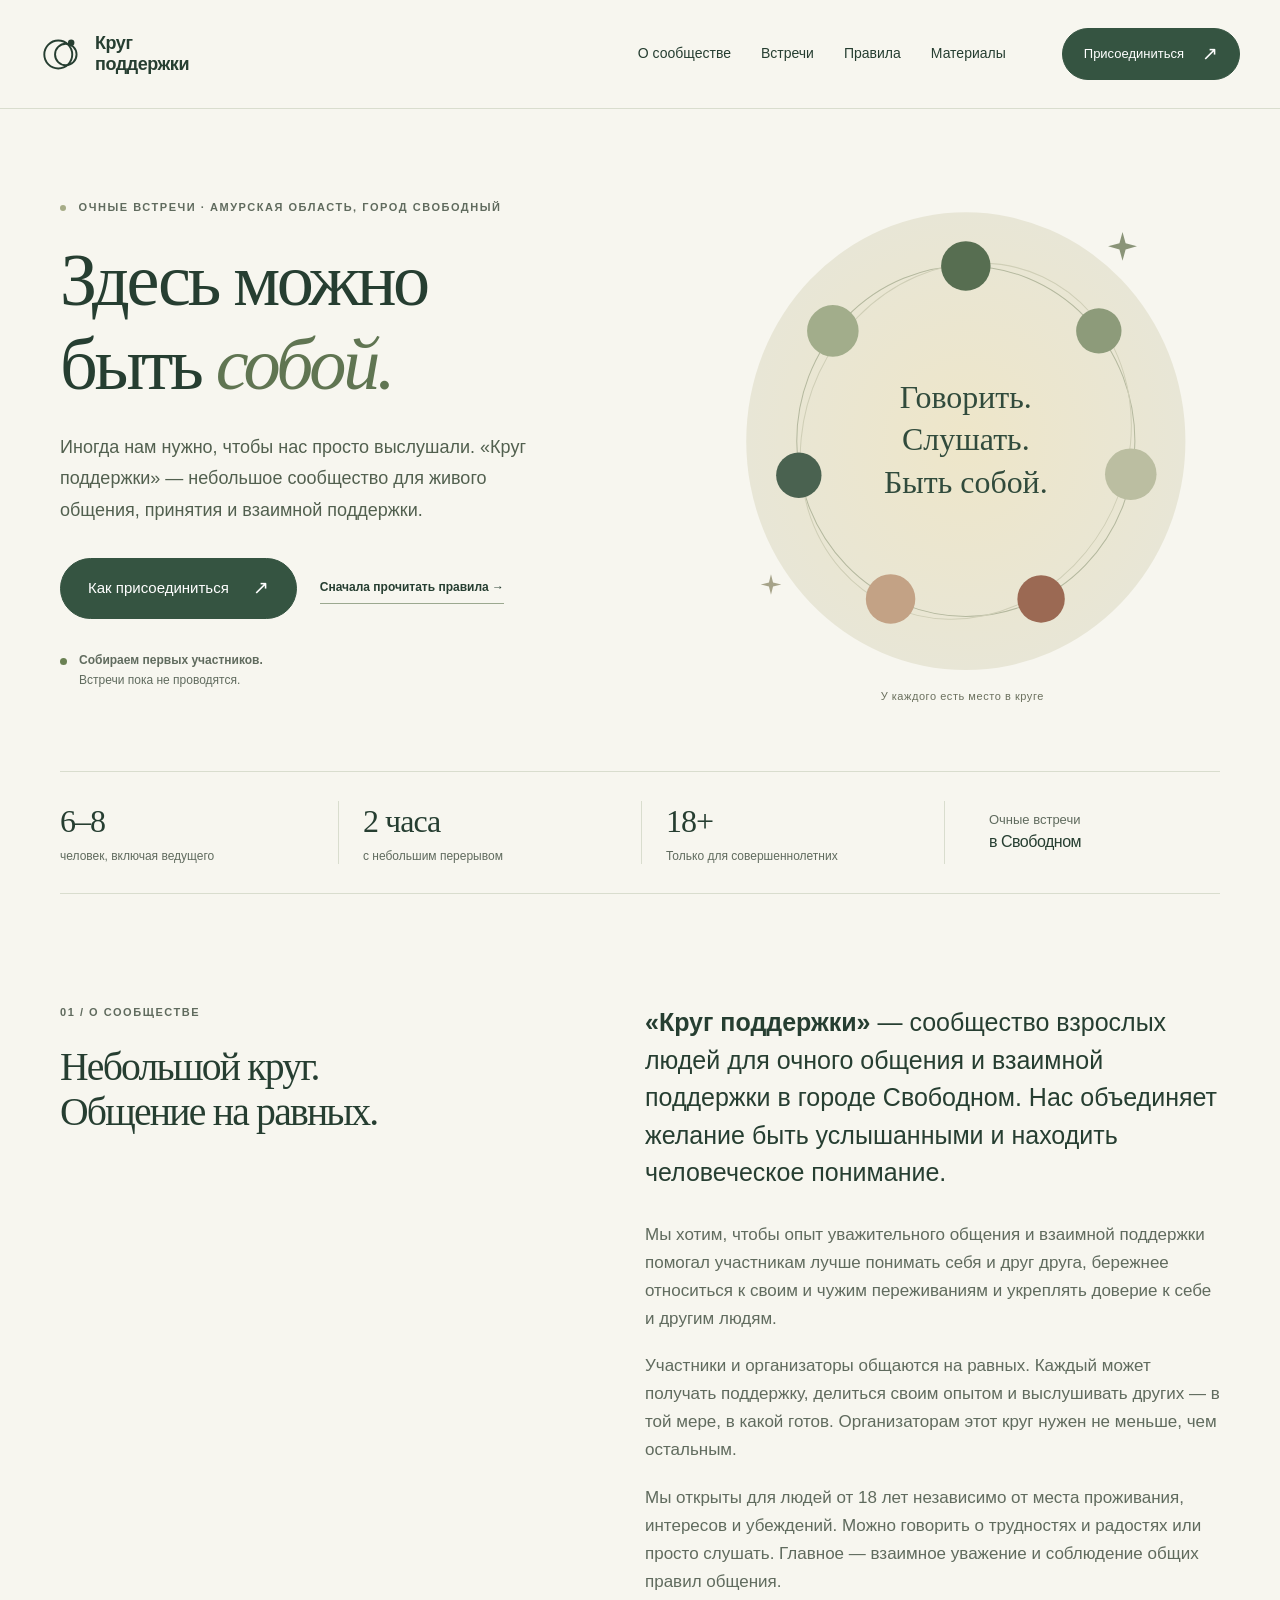
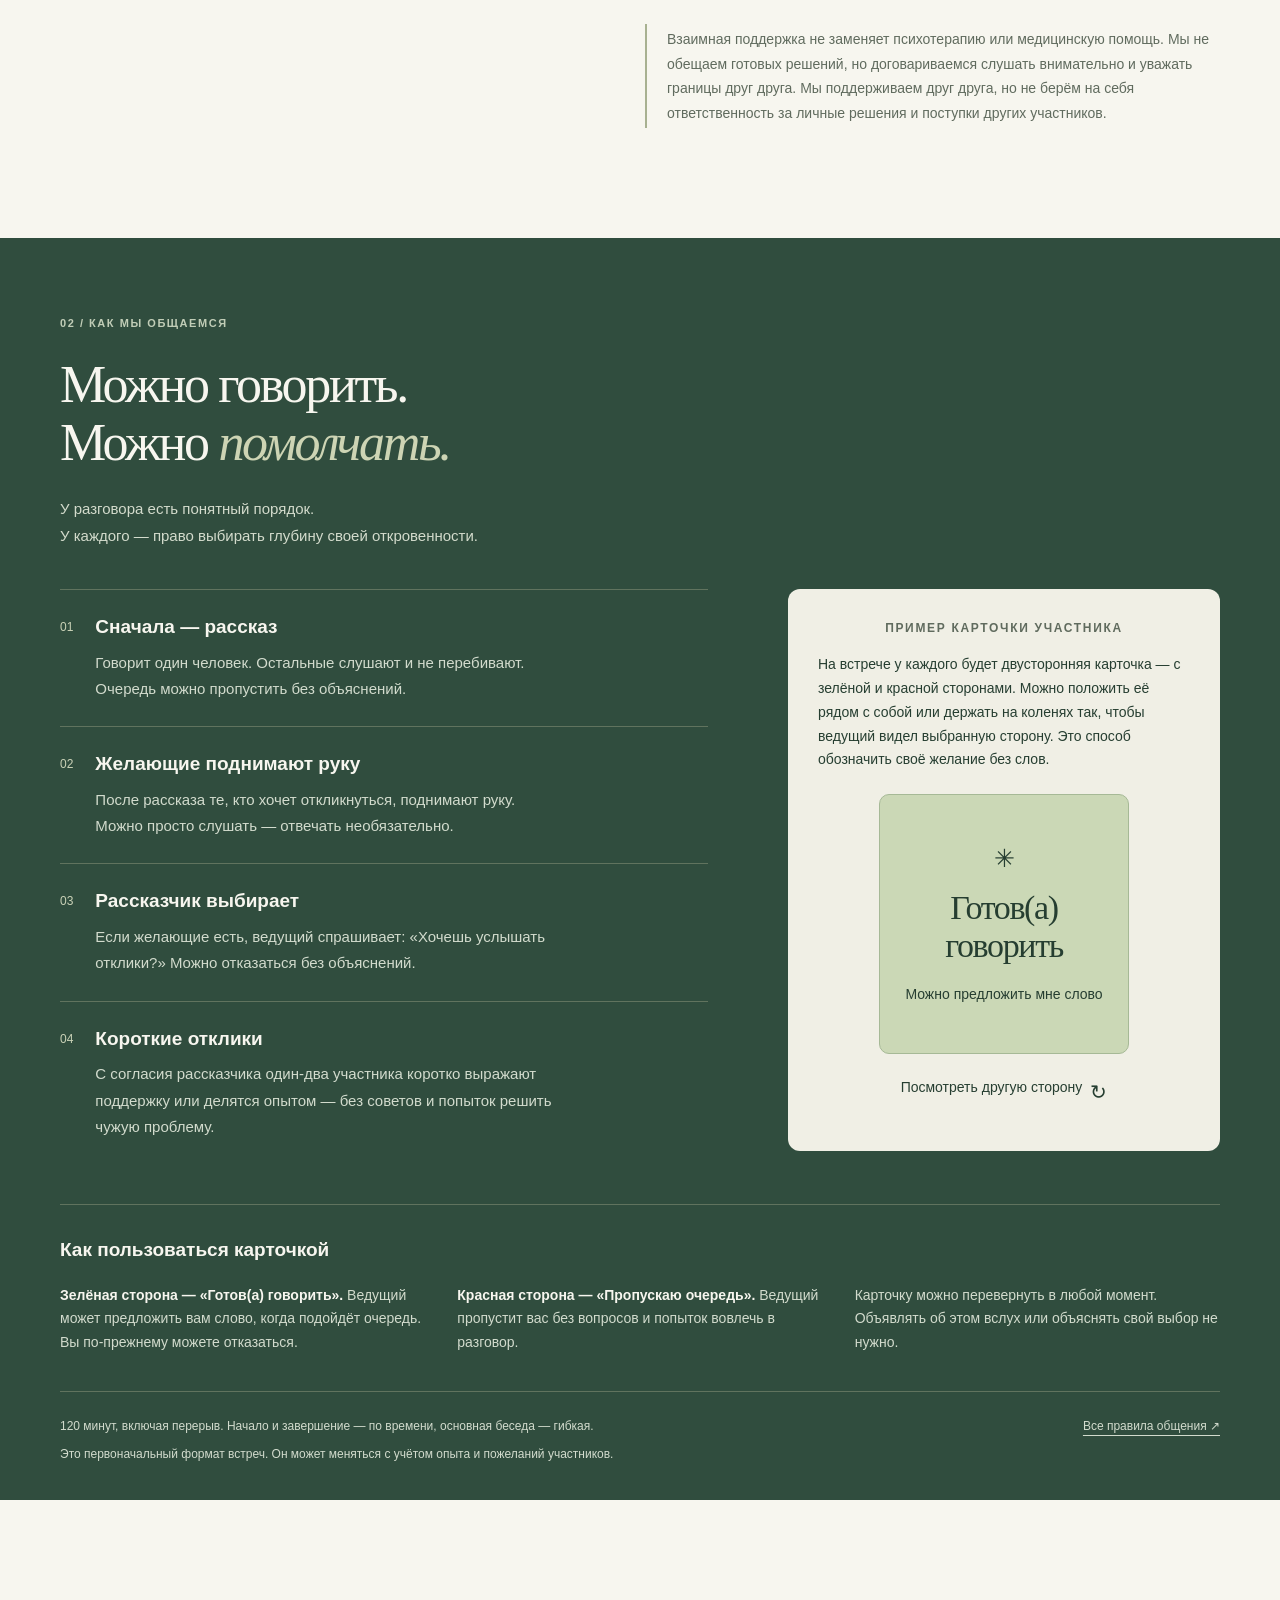
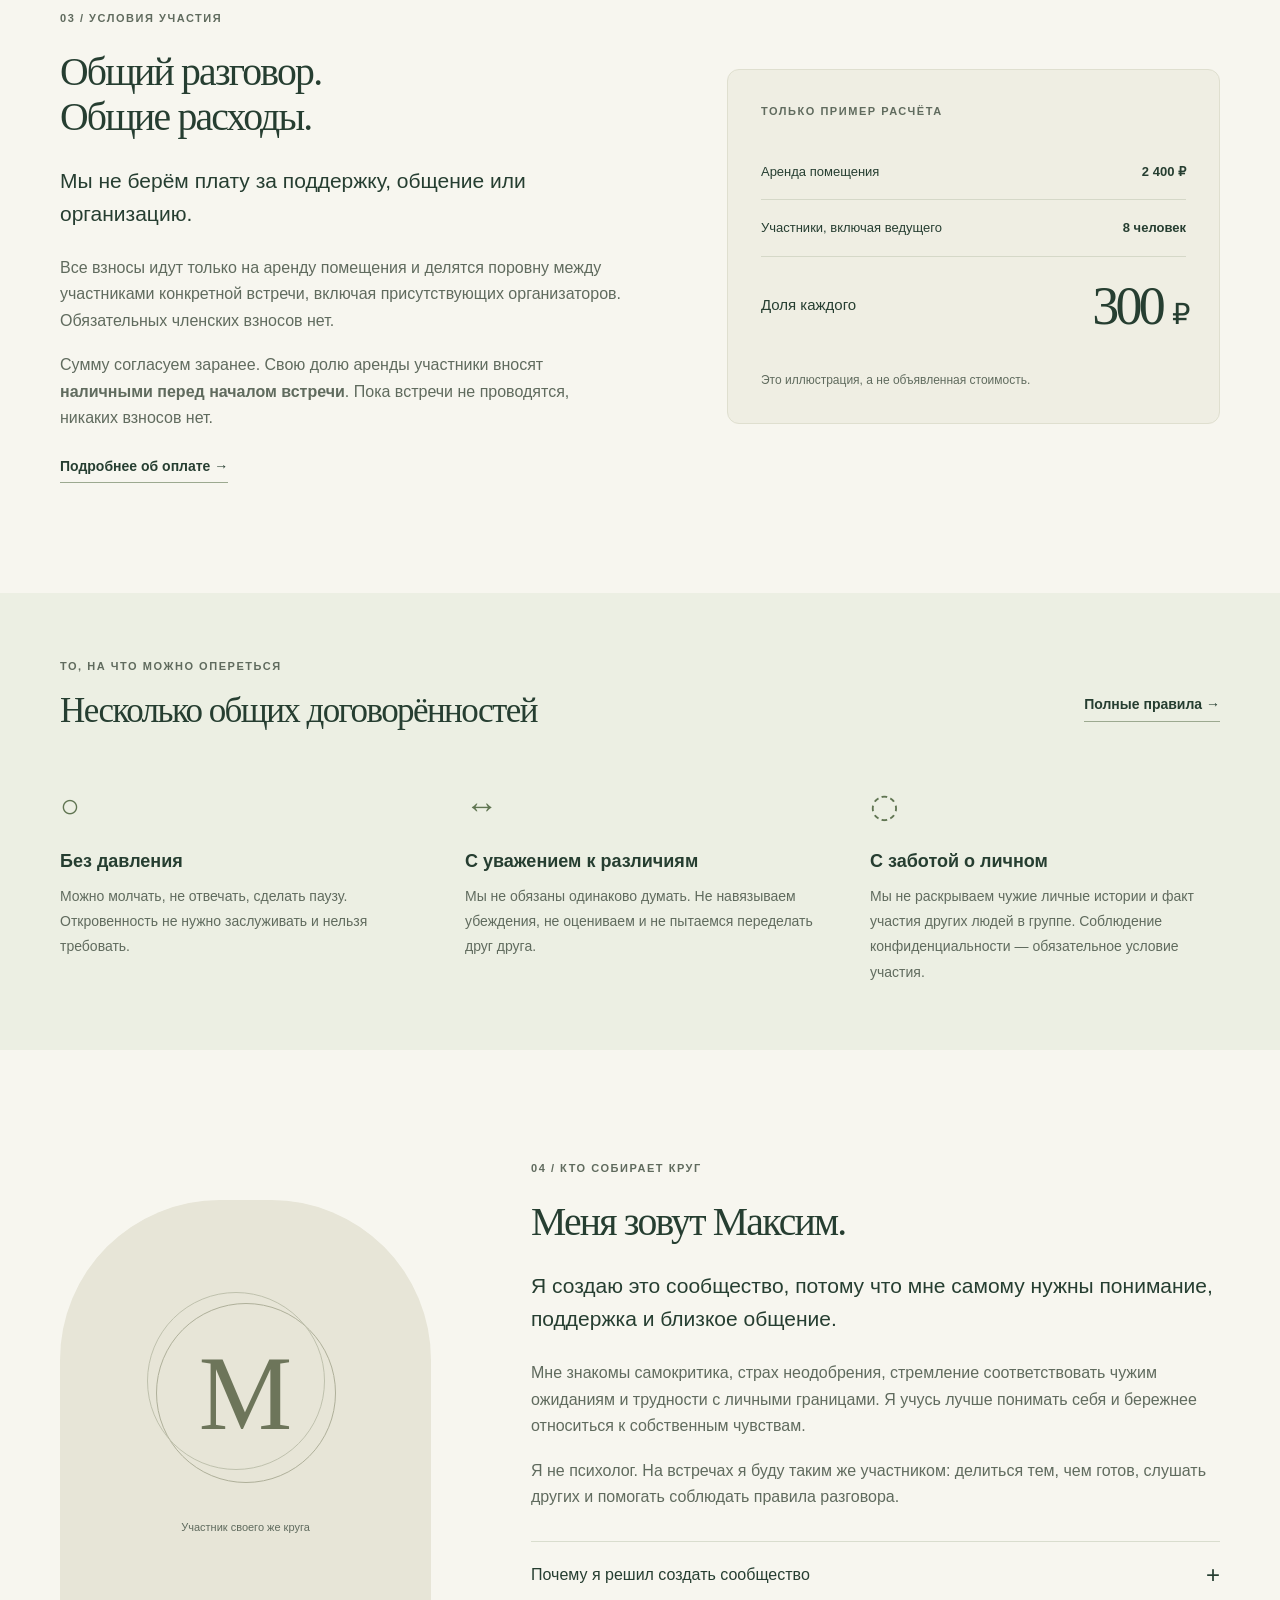
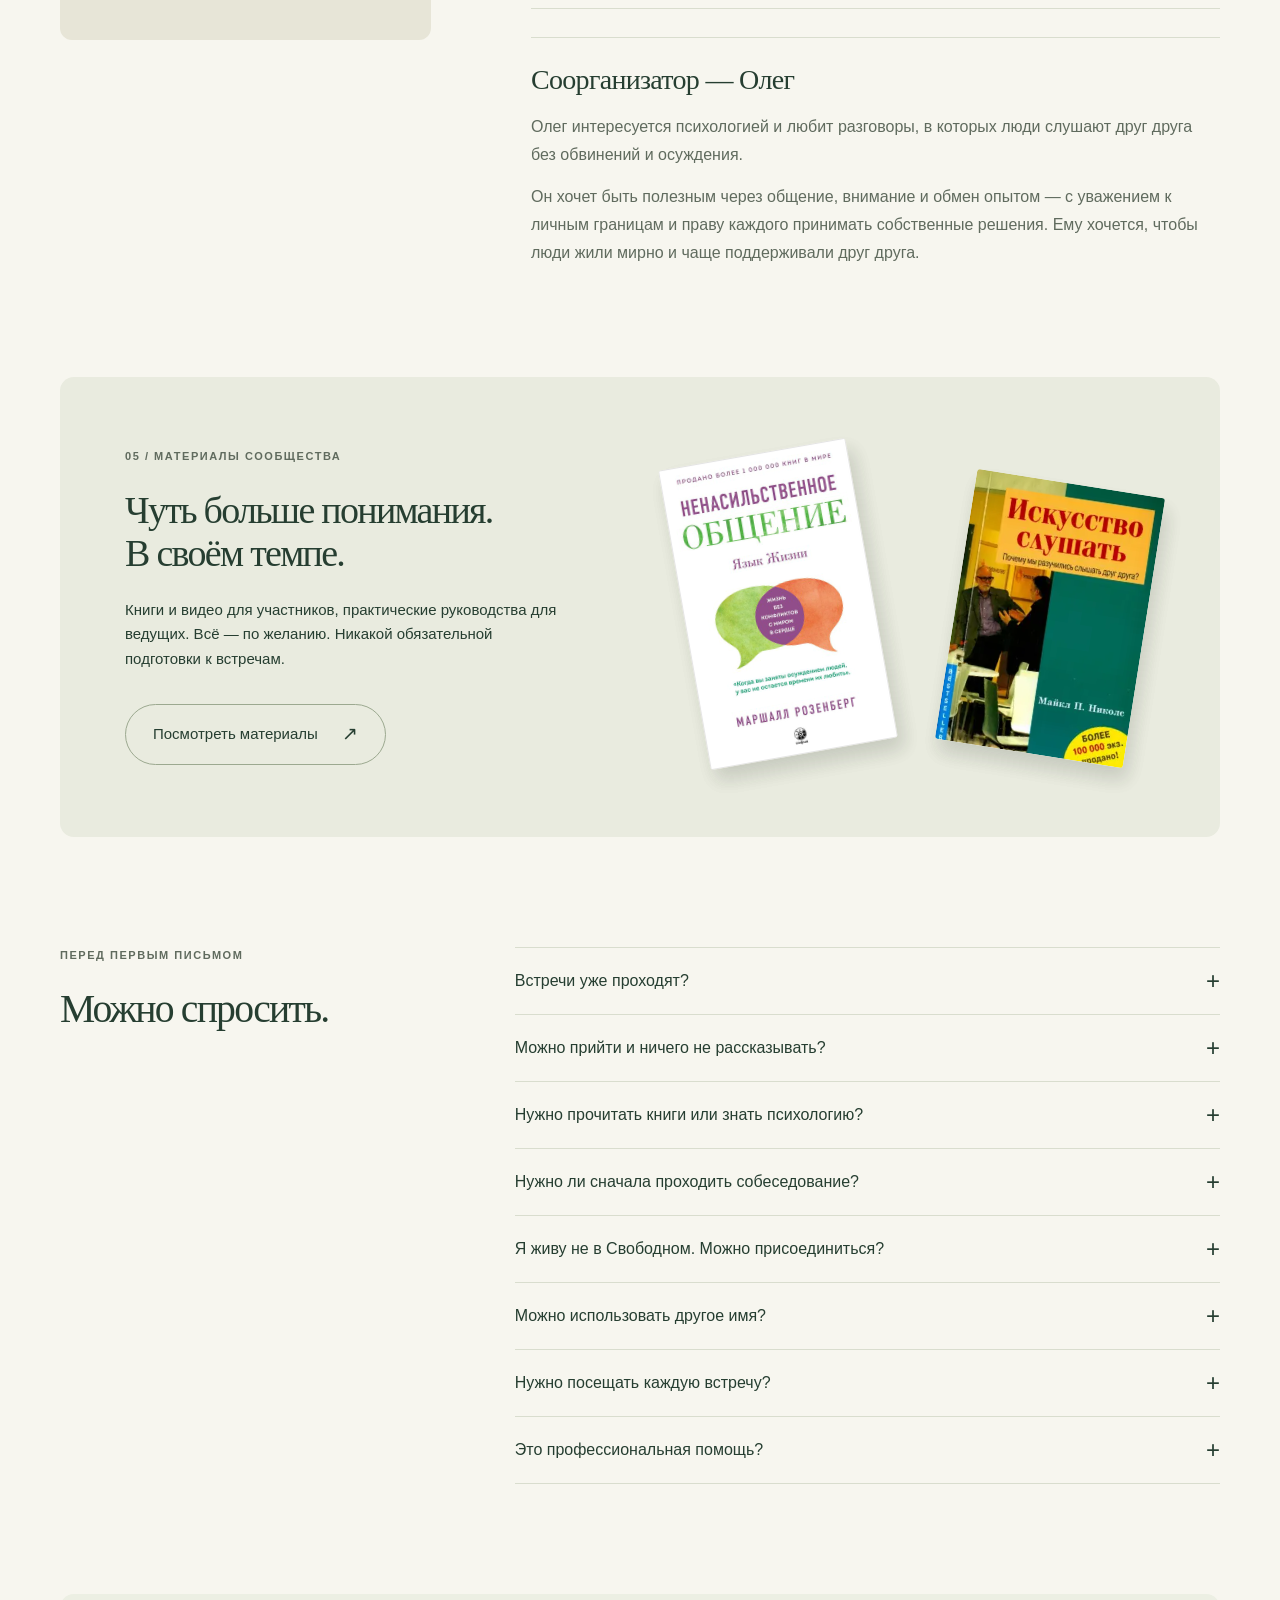
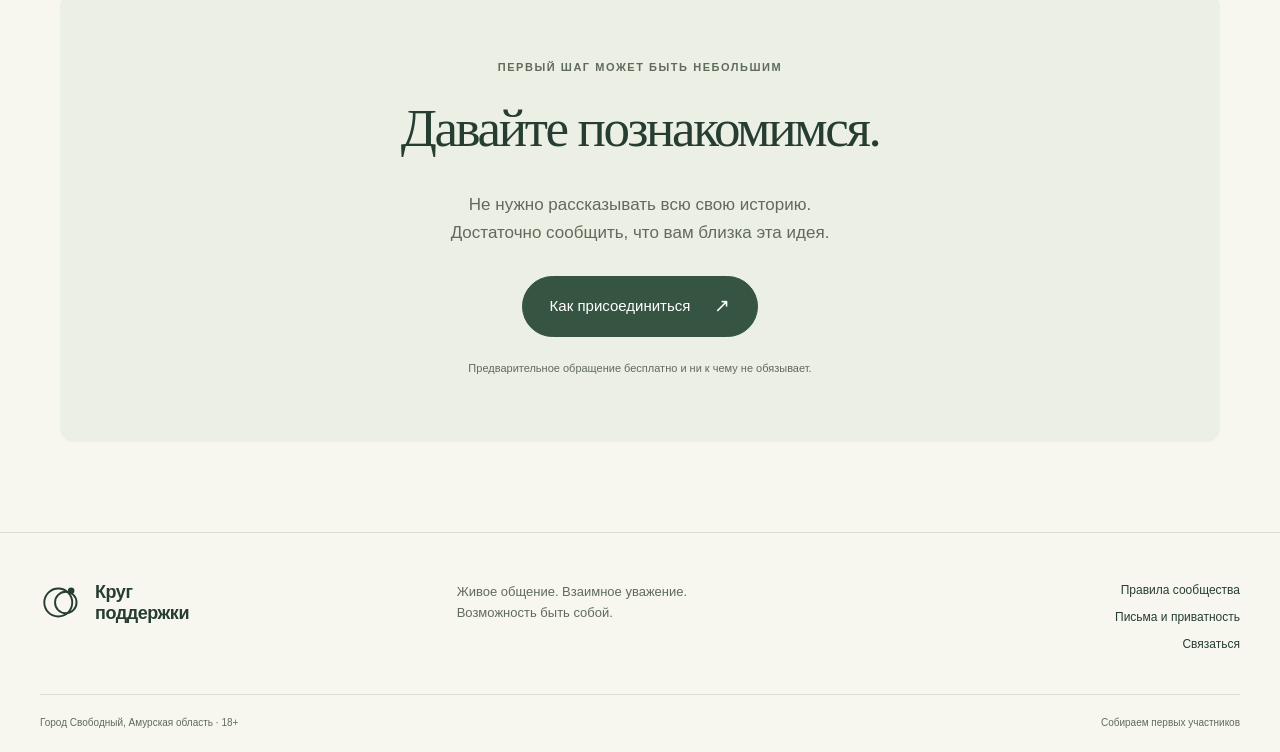
<file: index.html>
<!doctype html>
<html lang="ru"><head><meta charset="utf-8"><meta name="viewport" content="width=device-width, initial-scale=1"><meta name="color-scheme" content="light"><title>Группа взаимной поддержки и общения в Свободном — Круг поддержки</title><meta name="description" content="Сообщество взрослых в Свободном. Живое общение, взаимная поддержка и уважение границ. Сейчас собираем первых участников."><meta name="theme-color" content="#f7f6ef"><link rel="canonical" href="https://krug-podderzhki.ru/">
<meta name="google-site-verification" content="_6XcKS4ZM-CXJ4ooTc4YS9o-RDzFiMeDYkUs6VkT9Fc"><meta name="yandex-verification" content="349f28a46761e734"><meta property="og:title" content="Группа взаимной поддержки и общения в Свободном — Круг поддержки"><meta property="og:description" content="Сообщество взрослых в Свободном. Живое общение, взаимная поддержка и уважение границ. Сейчас собираем первых участников."><meta property="og:type" content="website"><meta property="og:url" content="https://krug-podderzhki.ru/"><meta property="og:site_name" content="Круг поддержки"><meta property="og:locale" content="ru_RU">
<meta property="og:image" content="https://krug-podderzhki.ru/assets/social-preview.png"><meta property="og:image:width" content="1200"><meta property="og:image:height" content="630"><meta property="og:image:type" content="image/png"><meta property="og:image:alt" content="Круг поддержки — Говорить. Слушать. Быть собой">
<meta name="twitter:card" content="summary_large_image"><meta name="twitter:title" content="Группа взаимной поддержки и общения в Свободном — Круг поддержки"><meta name="twitter:description" content="Сообщество взрослых в Свободном. Живое общение, взаимная поддержка и уважение границ. Сейчас собираем первых участников."><meta name="twitter:image" content="https://krug-podderzhki.ru/assets/social-preview.png"><meta name="twitter:image:alt" content="Круг поддержки — Говорить. Слушать. Быть собой">
<link rel="icon" type="image/png" sizes="96x96" href="/assets/favicon.png"><link rel="icon" type="image/svg+xml" sizes="any" href="/assets/favicon.svg"><link rel="stylesheet" href="/assets/styles.css?v=b9b1dce6bd98"><script src="/assets/app.js?v=84befc2ecfa2" defer></script></head>
<body><a class="skip-link" href="#main">Перейти к содержанию</a>
<header class="site-header"><div class="header-inner"><a class="brand" href="/" aria-label="Круг поддержки — главная"><svg viewBox="0 0 40 40" fill="none" aria-hidden="true"><circle cx="17" cy="20" r="13" stroke="currentColor" stroke-width="1.8"/><circle cx="24" cy="20" r="10" stroke="currentColor" stroke-width="1.8"/><circle cx="29" cy="9" r="3" fill="currentColor"/></svg><span>Круг<br>поддержки</span></a><nav class="main-nav" aria-label="Основная навигация"><a href="/#about" >О сообществе</a><a href="/#format" >Встречи</a><a href="/rules/" >Правила</a><a href="/library/" >Материалы</a></nav><a class="button button-small header-join" href="/join/" >Присоединиться <span aria-hidden="true">↗</span></a></div></header>
<main id="main" tabindex="-1"><section class="hero wrap"><div class="hero-copy"><p class="eyebrow"><span class="tiny-dot"></span> Очные встречи · Амурская область, город Свободный</p><h1>Здесь можно<br>быть <em>собой.</em></h1><p class="hero-lead">Иногда нам нужно, чтобы нас просто выслушали. «Круг поддержки» — небольшое сообщество для живого общения, принятия и взаимной поддержки.</p><div class="hero-actions"><a class="button" href="/join/">Как присоединиться <span aria-hidden="true">↗</span></a><a class="text-link" href="/rules/">Сначала прочитать правила <span aria-hidden="true">→</span></a></div><div class="launch-note"><span class="status-dot" aria-hidden="true"></span><p><strong>Собираем первых участников.</strong><br>Встречи пока не проводятся.</p></div></div>
<div class="hero-art" aria-hidden="true"><svg viewBox="0 0 500 510" role="presentation"><defs><radialGradient id="sun"><stop stop-color="#eee6c9"/><stop offset="1" stop-color="#e8e6d6"/></radialGradient></defs><ellipse cx="253" cy="265" rx="213" ry="222" fill="url(#sun)"/><ellipse cx="253" cy="265" rx="164" ry="170" fill="none" stroke="#b5b99f" stroke-width="1"/><ellipse cx="253" cy="265" rx="157" ry="176" transform="rotate(25 253 265)" fill="none" stroke="#d0cfb7"/><circle cx="253" cy="95" r="24" fill="#576e51"/><circle cx="382" cy="158" r="22" fill="#8d9b7a"/><circle cx="413" cy="297" r="25" fill="#bbbea1"/><circle cx="326" cy="418" r="23" fill="#9b6953"/><circle cx="180" cy="418" r="24" fill="#c3a285"/><circle cx="91" cy="298" r="22" fill="#4a6250"/><circle cx="124" cy="158" r="25" fill="#a2ad8b"/><text x="253" y="233" text-anchor="middle" fill="#314b3c" font-family="Georgia,serif" font-size="31">Говорить.</text><text x="253" y="274" text-anchor="middle" fill="#314b3c" font-family="Georgia,serif" font-size="31">Слушать.</text><text x="253" y="315" text-anchor="middle" fill="#314b3c" font-family="Georgia,serif" font-size="31">Быть собой.</text><path d="M405 62l3 11 11 3-11 3-3 11-3-11-11-3 11-3z" fill="#8a9478"/><path d="M64 394l2 8 8 2-8 2-2 8-2-8-8-2 8-2z" fill="#a6a389"/></svg><span class="art-caption">У каждого есть место в круге</span></div></section>
<div class="format-strip wrap"><div><strong>6–8</strong><span>человек, включая ведущего</span></div><div><strong>2 часа</strong><span>с небольшим перерывом</span></div><div><strong>18+</strong><span>Только для совершеннолетних</span></div><div class="strip-note">Очные встречи<br><strong>в Свободном</strong></div></div>

<section class="section wrap about-grid" id="about"><div><p class="eyebrow">01 / О сообществе</p><h2>Небольшой круг.<br>Общение на равных.</h2></div><div class="about-text"><p class="large-copy"><strong>«Круг поддержки»</strong> — сообщество взрослых людей для очного общения и взаимной поддержки в городе Свободном. Нас объединяет желание быть услышанными и находить человеческое понимание.</p><p>Мы хотим, чтобы опыт уважительного общения и взаимной поддержки помогал участникам лучше понимать себя и друг друга, бережнее относиться к своим и чужим переживаниям и укреплять доверие к себе и другим людям.</p><p>Участники и организаторы общаются на равных. Каждый может получать поддержку, делиться своим опытом и выслушивать других — в той мере, в какой готов. Организаторам этот круг нужен не меньше, чем остальным.</p><p>Мы открыты для людей от 18 лет независимо от места проживания, интересов и убеждений. Можно говорить о трудностях и радостях или просто слушать. Главное — взаимное уважение и соблюдение общих правил общения.</p><div class="quiet-note">Взаимная поддержка не заменяет психотерапию или медицинскую помощь. Мы не обещаем готовых решений, но договариваемся слушать внимательно и уважать границы друг друга. Мы поддерживаем друг друга, но не берём на себя ответственность за личные решения и поступки других участников.</div></div></section>

<section class="meeting-section" id="format"><div class="wrap meeting-inner"><div class="meeting-heading"><div class="meeting-title"><p class="eyebrow">02 / Как мы общаемся</p><h2>Можно говорить.<br>Можно <em>помолчать.</em></h2></div><p>У разговора есть понятный порядок.<br>У каждого — право выбирать глубину своей откровенности.</p></div><div class="meeting-grid"><ol class="conversation-steps"><li><span>01</span><div><h3>Сначала — рассказ</h3><p>Говорит один человек. Остальные слушают и не перебивают. Очередь можно пропустить без объяснений.</p></div></li><li><span>02</span><div><h3>Желающие поднимают руку</h3><p>После рассказа те, кто хочет откликнуться, поднимают руку. Можно просто слушать — отвечать необязательно.</p></div></li><li><span>03</span><div><h3>Рассказчик выбирает</h3><p>Если желающие есть, ведущий спрашивает: «Хочешь услышать отклики?» Можно отказаться без объяснений.</p></div></li><li><span>04</span><div><h3>Короткие отклики</h3><p>С согласия рассказчика один-два участника коротко выражают поддержку или делятся опытом — без советов и попыток решить чужую проблему.</p></div></li></ol><div class="card-demo"><p class="eyebrow">Пример карточки участника</p><p class="card-intro">На встрече у каждого будет двусторонняя карточка — с зелёной и красной сторонами. Можно положить её рядом с собой или держать на коленях так, чтобы ведущий видел выбранную сторону. Это способ обозначить своё желание без слов.</p><div class="speaking-card" id="speaking-card"><span class="card-symbol" aria-hidden="true">✳</span><strong id="card-title">Готов(а)<br>говорить</strong><span id="card-description">Можно предложить мне слово</span></div><button class="flip-button js-only" type="button" id="flip-card" aria-pressed="false" aria-controls="speaking-card">Посмотреть другую сторону <span aria-hidden="true">↻</span></button><p class="sr-only" id="card-announcement" aria-live="polite"></p></div></div><section class="card-guide" aria-labelledby="card-guide-title"><h3 id="card-guide-title">Как пользоваться карточкой</h3><div class="card-explainer"><p><strong>Зелёная сторона — «Готов(а) говорить».</strong> Ведущий может предложить вам слово, когда подойдёт очередь. Вы по-прежнему можете отказаться.</p><p><strong>Красная сторона — «Пропускаю очередь».</strong> Ведущий пропустит вас без вопросов и попыток вовлечь в разговор.</p><p>Карточку можно перевернуть в любой момент. Объявлять об этом вслух или объяснять свой выбор не нужно.</p></div></section><div class="meeting-bottom"><div class="meeting-bottom-copy"><p>120 минут, включая перерыв. Начало и завершение — по времени, основная беседа — гибкая.</p><p>Это первоначальный формат встреч. Он может меняться с учётом опыта и пожеланий участников.</p></div><a href="/rules/">Все правила общения <span aria-hidden="true">↗</span></a></div></div></section>

<section class="section wrap costs-grid" id="participation"><div><p class="eyebrow">03 / Условия участия</p><h2>Общий разговор.<br>Общие расходы.</h2><p class="lead">Мы не берём плату за поддержку, общение или организацию.</p><p>Все взносы идут только на аренду помещения и делятся поровну между участниками конкретной встречи, включая присутствующих организаторов. Обязательных членских взносов нет.</p><p>Сумму согласуем заранее. Свою долю аренды участники вносят <strong>наличными перед началом встречи</strong>. Пока встречи не проводятся, никаких взносов нет.</p><a class="text-link" href="/rules/#payment">Подробнее об оплате <span aria-hidden="true">→</span></a></div><aside class="cost-example"><span class="eyebrow">Только пример расчёта</span><div class="cost-line"><span>Аренда помещения</span><strong>2 400 ₽</strong></div><div class="cost-line"><span>Участники, включая ведущего</span><strong>8 человек</strong></div><div class="cost-total"><span>Доля каждого</span><strong>300 <small>₽</small></strong></div><p>Это иллюстрация, а не объявленная стоимость.</p></aside></section>

<section class="principles-section"><div class="wrap"><div class="section-heading"><div><p class="eyebrow">То, на что можно опереться</p><h2>Несколько общих договорённостей</h2></div><a class="text-link" href="/rules/">Полные правила →</a></div><div class="principles-grid"><article><span class="principle-icon" aria-hidden="true">○</span><h3>Без давления</h3><p>Можно молчать, не отвечать, сделать паузу. Откровенность не нужно заслуживать и нельзя требовать.</p></article><article><span class="principle-icon" aria-hidden="true">↔</span><h3>С уважением к различиям</h3><p>Мы не обязаны одинаково думать. Не навязываем убеждения, не оцениваем и не пытаемся переделать друг друга.</p></article><article><span class="principle-icon" aria-hidden="true">◌</span><h3>С заботой о личном</h3><p>Мы не раскрываем чужие личные истории и факт участия других людей в группе. Соблюдение конфиденциальности — обязательное условие участия.</p></article></div></div></section>

<section class="section wrap organizer-grid" id="organizer"><div class="organizer-art" aria-hidden="true"><div class="initial">М</div><span>Участник своего же круга</span></div><div><p class="eyebrow">04 / Кто собирает круг</p><h2>Меня зовут Максим.</h2><p class="lead">Я создаю это сообщество, потому что мне самому нужны понимание, поддержка и близкое общение.</p><p>Мне знакомы самокритика, страх неодобрения, стремление соответствовать чужим ожиданиям и трудности с личными границами. Я учусь лучше понимать себя и бережнее относиться к собственным чувствам.</p><p>Я не психолог. На встречах я буду таким же участником: делиться тем, чем готов, слушать других и помогать соблюдать правила разговора.</p><details class="bio-details"><summary>Почему я решил создать сообщество <span aria-hidden="true">+</span></summary><div><p>Долгое время я пытался заслужить принятие окружающих, порой забывая о собственных чувствах и желаниях. Сейчас самостоятельно изучаю психологию, учусь принимать свои несовершенства и строить более здоровые отношения с людьми. Этот путь ещё далеко не закончен.</p><p>Опыт откровенного общения показал мне, как важно иметь человека, с которым можно говорить о переживаниях без страха обесценивания. Иногда нужны не советы и готовые решения, а возможность быть услышанным.</p><p>Понимать себя и чувствовать принятие — не всегда одно и то же. Можно изучать психологию, замечать привычные реакции и всё же продолжать сомневаться в себе или ждать неодобрения. Мне кажется важным, чтобы рядом с новыми мыслями о себе появлялся и живой опыт: когда тебя слушают, уважают твои чувства и не требуют сначала стать «лучше», чтобы заслужить человеческое отношение.</p><p>Для меня в основе такого общения лежит простая мысль: ценность человека не нужно заслуживать успехами, удобством для окружающих или соответствием чужим ожиданиям. Можно ошибаться, испытывать трудности и быть уязвимым — и по-прежнему заслуживать уважения. Принятие других людей может помочь почувствовать это на собственном опыте.</p><p>«Круг поддержки» нужен мне не меньше, чем другим участникам. Я надеюсь, что опыт внимательного и уважительного общения поможет нам постепенно укреплять доверие к себе и другим людям, чувствовать себя спокойнее и свободнее быть собой.</p></div></details><div class="helper-note"><h3>Соорганизатор — Олег</h3><p>Олег интересуется психологией и любит разговоры, в которых люди слушают друг друга без обвинений и осуждения.</p><p>Он хочет быть полезным через общение, внимание и обмен опытом — с уважением к личным границам и праву каждого принимать собственные решения. Ему хочется, чтобы люди жили мирно и чаще поддерживали друг друга.</p></div></div></section>

<section class="library-preview wrap"><div><p class="eyebrow">05 / Материалы сообщества</p><h2>Чуть больше понимания.<br>В своём темпе.</h2><p>Книги и видео для участников, практические руководства для ведущих. Всё — по желанию. Никакой обязательной подготовки к встречам.</p><a class="button button-secondary" href="/library/">Посмотреть материалы <span aria-hidden="true">↗</span></a></div><div class="book-stack"><a class="mini-book real-mini-book book-one" href="/library/" aria-label="Ненасильственное общение. Язык жизни — в материалах сообщества"><div class="real-book-cover" style="aspect-ratio:400/640">
    <img data-cover-image src="/assets/books/rosenberg.jpg" width="400" height="640" loading="lazy" alt="Обложка книги «Ненасильственное общение. Язык жизни», Маршалл Розенберг">
    <span class="cover-fallback" aria-hidden="true"><span>Маршалл Розенберг</span><strong>Ненасильственное общение. Язык жизни</strong></span>
  </div></a><a class="mini-book real-mini-book book-two" href="/library/" aria-label="Искусство слушать. Почему мы разучились слышать друг друга? — в материалах сообщества"><div class="real-book-cover" style="aspect-ratio:242/348">
    <img data-cover-image src="/assets/books/nichols.webp" width="242" height="348" loading="lazy" alt="Обложка книги «Искусство слушать. Почему мы разучились слышать друг друга?», Майкл Николс">
    <span class="cover-fallback" aria-hidden="true"><span>Майкл Николс</span><strong>Искусство слушать. Почему мы разучились слышать друг друга?</strong></span>
  </div></a></div></section>

<section class="section wrap faq-section" id="questions"><div><p class="eyebrow">Перед первым письмом</p><h2>Можно спросить.</h2></div><div class="faq-list"><details><summary>Встречи уже проходят?<span aria-hidden="true">+</span></summary><p>Пока нет. Сейчас мы знакомимся с заинтересованными людьми. Подтверждённые время, место и условия первой встречи сообщим отдельно.</p></details><details><summary>Можно прийти и ничего не рассказывать?<span aria-hidden="true">+</span></summary><p>Да. Можно слушать, пропустить очередь, отказаться от вопроса или уйти раньше. Объяснять личные причины не требуется.</p></details><details><summary>Нужно прочитать книги или знать психологию?<span aria-hidden="true">+</span></summary><p>Нет. Читать и смотреть материалы необязательно. Для участия достаточно интереса к общению и готовности соблюдать правила.</p></details><details><summary>Нужно ли сначала проходить собеседование?<span aria-hidden="true">+</span></summary><p>Обязательного собеседования нет. Достаточно ознакомиться с правилами и написать. Максим лично ответит и расскажет о дальнейших шагах.</p></details><details><summary>Я живу не в Свободном. Можно присоединиться?<span aria-hidden="true">+</span></summary><p>Да, место проживания не ограничивает участие. Нужно иметь возможность приехать на очную встречу в Свободный. Онлайн-встречи пока не планируются.</p></details><details><summary>Можно использовать другое имя?<span aria-hidden="true">+</span></summary><p>Да, имя или псевдоним на ваш выбор. Но абсолютной анонимности очная встреча не обеспечивает: участники видят друг друга.</p></details><details><summary>Нужно посещать каждую встречу?<span aria-hidden="true">+</span></summary><p>Нет. Можно перестать посещать встречи без объяснений. Если вы уже подтвердили конкретную встречу, предупредите организатора заранее, чтобы учесть число участников при расчёте аренды.</p></details><details><summary>Это профессиональная помощь?<span aria-hidden="true">+</span></summary><p>Это самостоятельная инициатива взаимной поддержки. Мы не оказываем психотерапию и не являемся службой профессиональной психологической или медицинской помощи. Участники самостоятельно принимают решения о своей жизни. Мы не несём ответственности за их личные решения. Обращение за профессиональной помощью совместимо с участием в группе.</p></details></div></section>
<section class="closing wrap"><p class="eyebrow">Первый шаг может быть небольшим</p><h2>Давайте познакомимся.</h2><p>Не нужно рассказывать всю свою историю.<br>Достаточно сообщить, что вам близка эта идея.</p><a class="button" href="/join/">Как присоединиться <span aria-hidden="true">↗</span></a><span class="closing-note">Предварительное обращение бесплатно и ни к чему не обязывает.</span></section></main>
<footer class="site-footer"><div class="footer-main"><a class="brand" href="/"><svg viewBox="0 0 40 40" fill="none" aria-hidden="true"><circle cx="17" cy="20" r="13" stroke="currentColor" stroke-width="1.8"/><circle cx="24" cy="20" r="10" stroke="currentColor" stroke-width="1.8"/><circle cx="29" cy="9" r="3" fill="currentColor"/></svg><span>Круг<br>поддержки</span></a><p>Живое общение. Взаимное уважение.<br>Возможность быть собой.</p><div class="footer-links"><a href="/rules/">Правила сообщества</a><a href="/privacy/">Письма и приватность</a><a href="/join/#question">Связаться</a></div></div><div class="footer-bottom"><span>Город Свободный, Амурская область · 18+</span><span>Собираем первых участников</span></div></footer></body></html>
</file>
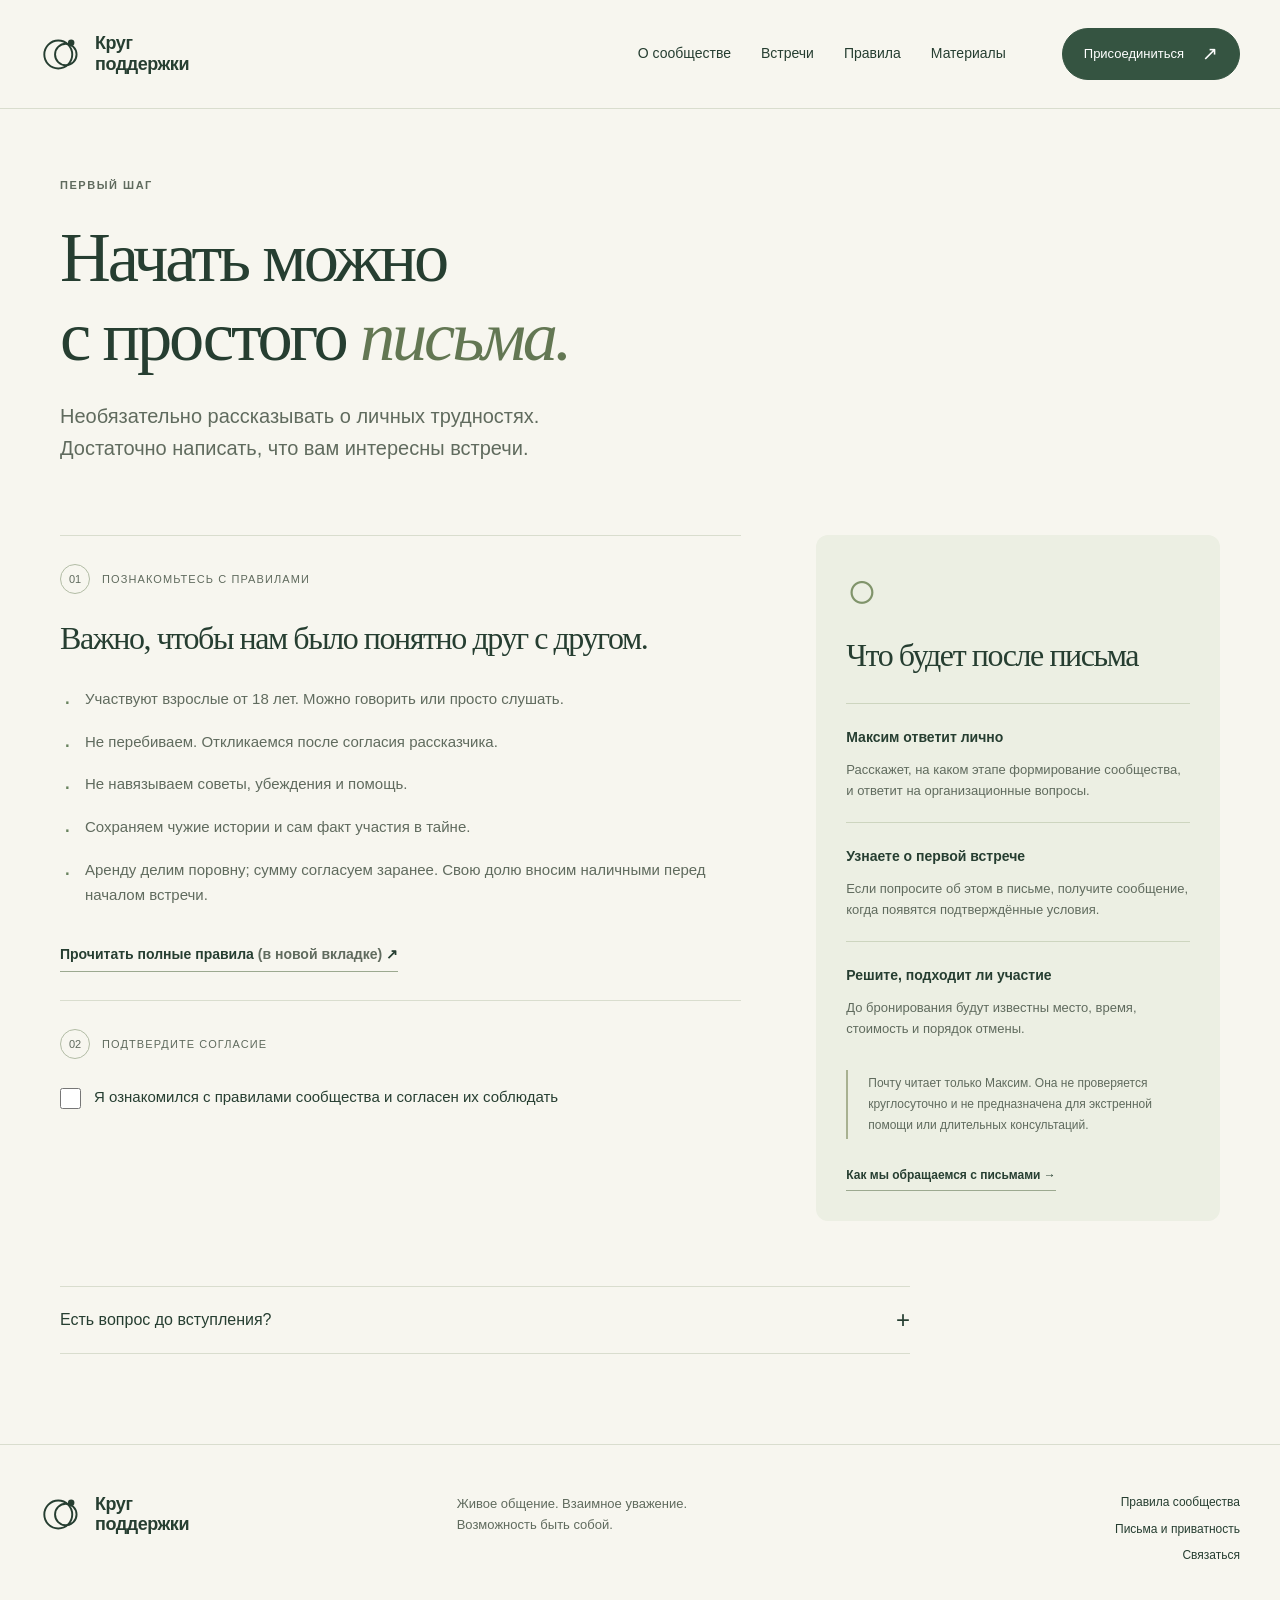
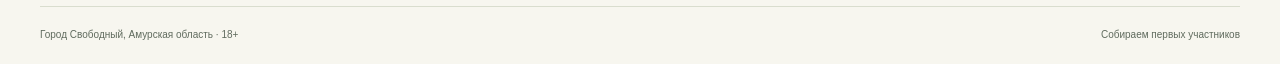
<file: join/index.html>
<!doctype html>
<html lang="ru"><head><meta charset="utf-8"><meta name="viewport" content="width=device-width, initial-scale=1"><meta name="color-scheme" content="light"><title>Как присоединиться — Круг поддержки</title><meta name="description" content="Прочитайте правила и подготовьте простое письмо организатору. Личная история и собеседование не требуются."><meta name="theme-color" content="#f7f6ef"><link rel="canonical" href="https://krug-podderzhki.ru/join/">
<meta property="og:title" content="Как присоединиться — Круг поддержки"><meta property="og:description" content="Прочитайте правила и подготовьте простое письмо организатору. Личная история и собеседование не требуются."><meta property="og:type" content="website"><meta property="og:url" content="https://krug-podderzhki.ru/join/"><meta property="og:site_name" content="Круг поддержки"><meta property="og:locale" content="ru_RU">
<meta property="og:image" content="https://krug-podderzhki.ru/assets/social-preview.png"><meta property="og:image:width" content="1200"><meta property="og:image:height" content="630"><meta property="og:image:type" content="image/png"><meta property="og:image:alt" content="Круг поддержки — Говорить. Слушать. Быть собой">
<meta name="twitter:card" content="summary_large_image"><meta name="twitter:title" content="Как присоединиться — Круг поддержки"><meta name="twitter:description" content="Прочитайте правила и подготовьте простое письмо организатору. Личная история и собеседование не требуются."><meta name="twitter:image" content="https://krug-podderzhki.ru/assets/social-preview.png"><meta name="twitter:image:alt" content="Круг поддержки — Говорить. Слушать. Быть собой">
<link rel="icon" type="image/png" sizes="96x96" href="/assets/favicon.png"><link rel="icon" type="image/svg+xml" sizes="any" href="/assets/favicon.svg"><link rel="stylesheet" href="/assets/styles.css?v=b9b1dce6bd98"><script src="/assets/app.js?v=84befc2ecfa2" defer></script></head>
<body><a class="skip-link" href="#main">Перейти к содержанию</a>
<header class="site-header"><div class="header-inner"><a class="brand" href="/" aria-label="Круг поддержки — главная"><svg viewBox="0 0 40 40" fill="none" aria-hidden="true"><circle cx="17" cy="20" r="13" stroke="currentColor" stroke-width="1.8"/><circle cx="24" cy="20" r="10" stroke="currentColor" stroke-width="1.8"/><circle cx="29" cy="9" r="3" fill="currentColor"/></svg><span>Круг<br>поддержки</span></a><nav class="main-nav" aria-label="Основная навигация"><a href="/#about" >О сообществе</a><a href="/#format" >Встречи</a><a href="/rules/" >Правила</a><a href="/library/" >Материалы</a></nav><a class="button button-small header-join" href="/join/" aria-current="page">Присоединиться <span aria-hidden="true">↗</span></a></div></header>
<main id="main" tabindex="-1"><div class="wrap page-shell"><header class="page-intro"><p class="eyebrow">Первый шаг</p><h1>Начать можно<br>с простого <em>письма.</em></h1><p class="lead">Необязательно рассказывать о личных трудностях.<br>Достаточно написать, что вам интересны встречи.</p></header><div class="join-layout"><div class="join-main"><section class="join-step"><p class="step-label"><span>01</span> Познакомьтесь с правилами</p><h2>Важно, чтобы нам было понятно друг с другом.</h2><ul class="plain-checks"><li>Участвуют взрослые от 18 лет. Можно говорить или просто слушать.</li><li>Не перебиваем. Откликаемся после согласия рассказчика.</li><li>Не навязываем советы, убеждения и помощь.</li><li>Сохраняем чужие истории и сам факт участия в тайне.</li><li>Аренду делим поровну; сумму согласуем заранее. Свою долю вносим наличными перед началом встречи.</li></ul><a class="text-link" href="/rules/" target="_blank" rel="noopener">Прочитать полные правила <span class="muted">(в новой вкладке)</span> ↗</a></section>
<section class="join-step consent-step"><p class="step-label"><span>02</span> Подтвердите согласие</p><input class="consent-checkbox" type="checkbox" id="agree" aria-controls="join-reveal"><label class="consent-label" for="agree">Я ознакомился с правилами сообщества и согласен их соблюдать</label>
<div class="join-reveal" id="join-reveal"><section class="letter-section"><p class="step-label"><span>03</span> Подготовьте письмо</p><div class="name-enhancement"><label for="participant-name">Имя или псевдоним <span class="muted">— необязательно</span></label><input type="text" id="participant-name" aria-describedby="name-hint" maxlength="80" placeholder="Как к вам обращаться" autocomplete="off"><p class="field-hint" id="name-hint">Имя подставится в текст ниже. Оно не сохраняется на сайте.</p></div><label for="letter" class="letter-label">Ваше письмо <span class="muted js-only">— можно отредактировать</span></label><textarea id="letter" rows="10" spellcheck="true" readonly>Здравствуйте!

Хочу присоединиться к сообществу «Круг поддержки». С правилами сообщества ознакомился/ознакомилась и согласен/согласна их соблюдать.

Пожалуйста, сообщите мне о дальнейших шагах и первой встрече.

Спасибо!</textarea><div class="contact-block" id="email-missing"><p class="field-hint">Получатель</p><div class="recipient-row"><a class="email-address" href="mailto:krug-podderzhki@yandex.ru">krug-podderzhki@yandex.ru</a><button class="button button-secondary copy-button js-only" type="button" data-copy-email="krug-podderzhki@yandex.ru">Скопировать адрес</button></div></div><div class="letter-actions"><button class="button js-only" type="button" id="copy-letter">Скопировать письмо <span aria-hidden="true">⧉</span></button><a class="button button-secondary" id="send-letter" aria-describedby="mail-app-hint" data-email="krug-podderzhki@yandex.ru" href="mailto:krug-podderzhki@yandex.ru?subject=%D0%9A%D1%80%D1%83%D0%B3%20%D0%BF%D0%BE%D0%B4%D0%B4%D0%B5%D1%80%D0%B6%D0%BA%D0%B8%20%E2%80%94%20%D1%83%D1%87%D0%B0%D1%81%D1%82%D0%B8%D0%B5&amp;body=%D0%97%D0%B4%D1%80%D0%B0%D0%B2%D1%81%D1%82%D0%B2%D1%83%D0%B9%D1%82%D0%B5!%0A%0A%D0%A5%D0%BE%D1%87%D1%83%20%D0%BF%D1%80%D0%B8%D1%81%D0%BE%D0%B5%D0%B4%D0%B8%D0%BD%D0%B8%D1%82%D1%8C%D1%81%D1%8F%20%D0%BA%20%D1%81%D0%BE%D0%BE%D0%B1%D1%89%D0%B5%D1%81%D1%82%D0%B2%D1%83%20%C2%AB%D0%9A%D1%80%D1%83%D0%B3%20%D0%BF%D0%BE%D0%B4%D0%B4%D0%B5%D1%80%D0%B6%D0%BA%D0%B8%C2%BB.%20%D0%A1%20%D0%BF%D1%80%D0%B0%D0%B2%D0%B8%D0%BB%D0%B0%D0%BC%D0%B8%20%D1%81%D0%BE%D0%BE%D0%B1%D1%89%D0%B5%D1%81%D1%82%D0%B2%D0%B0%20%D0%BE%D0%B7%D0%BD%D0%B0%D0%BA%D0%BE%D0%BC%D0%B8%D0%BB%D1%81%D1%8F%2F%D0%BE%D0%B7%D0%BD%D0%B0%D0%BA%D0%BE%D0%BC%D0%B8%D0%BB%D0%B0%D1%81%D1%8C%20%D0%B8%20%D1%81%D0%BE%D0%B3%D0%BB%D0%B0%D1%81%D0%B5%D0%BD%2F%D1%81%D0%BE%D0%B3%D0%BB%D0%B0%D1%81%D0%BD%D0%B0%20%D0%B8%D1%85%20%D1%81%D0%BE%D0%B1%D0%BB%D1%8E%D0%B4%D0%B0%D1%82%D1%8C.%0A%0A%D0%9F%D0%BE%D0%B6%D0%B0%D0%BB%D1%83%D0%B9%D1%81%D1%82%D0%B0%2C%20%D1%81%D0%BE%D0%BE%D0%B1%D1%89%D0%B8%D1%82%D0%B5%20%D0%BC%D0%BD%D0%B5%20%D0%BE%20%D0%B4%D0%B0%D0%BB%D1%8C%D0%BD%D0%B5%D0%B9%D1%88%D0%B8%D1%85%20%D1%88%D0%B0%D0%B3%D0%B0%D1%85%20%D0%B8%20%D0%BF%D0%B5%D1%80%D0%B2%D0%BE%D0%B9%20%D0%B2%D1%81%D1%82%D1%80%D0%B5%D1%87%D0%B5.%0A%0A%D0%A1%D0%BF%D0%B0%D1%81%D0%B8%D0%B1%D0%BE!">Открыть почтовое приложение <span aria-hidden="true">↗</span></a></div><p class="field-hint mail-help" id="mail-app-hint">Если приложение не открылось, скопируйте текст и адрес и отправьте письмо из своей почты.</p><p class="action-status" id="letter-status" aria-live="polite"></p><noscript><p class="field-hint">Шаблон можно выделить и скопировать вручную. Чтобы добавить имя или изменить текст, откройте почту и отредактируйте письмо там.</p></noscript><p class="field-hint">Участие в конкретной встрече согласуем отдельно.</p></section></div></section></div>
<aside class="join-aside"><span class="small-circle" aria-hidden="true">○</span><h2>Что будет после письма</h2><ol class="next-steps"><li><strong>Максим ответит лично</strong><p>Расскажет, на каком этапе формирование сообщества, и ответит на организационные вопросы.</p></li><li><strong>Узнаете о первой встрече</strong><p>Если попросите об этом в письме, получите сообщение, когда появятся подтверждённые условия.</p></li><li><strong>Решите, подходит ли участие</strong><p>До бронирования будут известны место, время, стоимость и порядок отмены.</p></li></ol><div class="quiet-note">Почту читает только Максим. Она не проверяется круглосуточно и не предназначена для экстренной помощи или длительных консультаций.</div><a href="/privacy/" class="text-link">Как мы обращаемся с письмами →</a></aside></div>
<details class="question-box question-disclosure" id="question"><summary>Есть вопрос до вступления? <span aria-hidden="true">+</span></summary><div class="question-content"><p>Здесь можно уточнить условия, поделиться предложениями или пожеланиями. Если вы хотите присоединиться, пройдите шаги выше.</p><div class="recipient-row"><a class="email-address" href="mailto:krug-podderzhki@yandex.ru">krug-podderzhki@yandex.ru</a><button class="button button-secondary copy-button js-only" type="button" data-copy-email="krug-podderzhki@yandex.ru">Скопировать адрес</button></div></div></details></div></main>
<footer class="site-footer"><div class="footer-main"><a class="brand" href="/"><svg viewBox="0 0 40 40" fill="none" aria-hidden="true"><circle cx="17" cy="20" r="13" stroke="currentColor" stroke-width="1.8"/><circle cx="24" cy="20" r="10" stroke="currentColor" stroke-width="1.8"/><circle cx="29" cy="9" r="3" fill="currentColor"/></svg><span>Круг<br>поддержки</span></a><p>Живое общение. Взаимное уважение.<br>Возможность быть собой.</p><div class="footer-links"><a href="/rules/">Правила сообщества</a><a href="/privacy/">Письма и приватность</a><a href="/join/#question">Связаться</a></div></div><div class="footer-bottom"><span>Город Свободный, Амурская область · 18+</span><span>Собираем первых участников</span></div></footer></body></html>
</file>
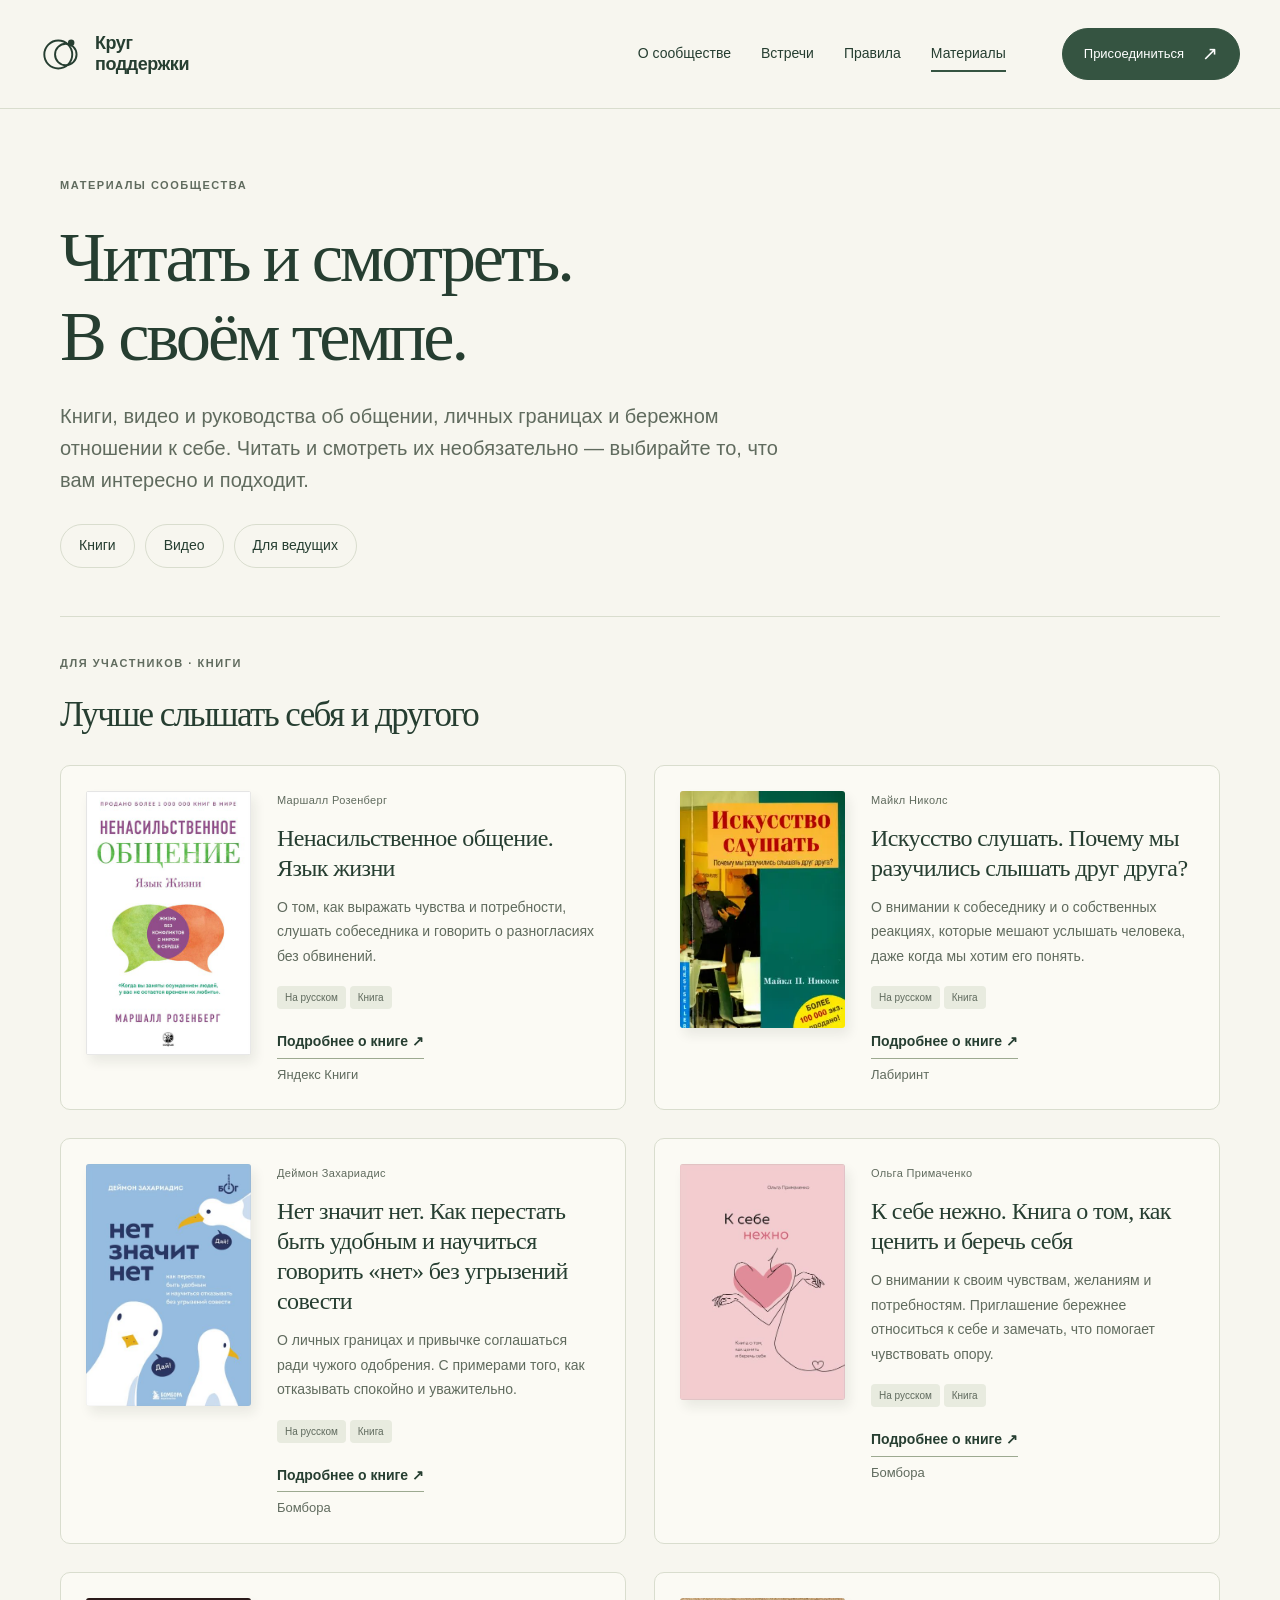
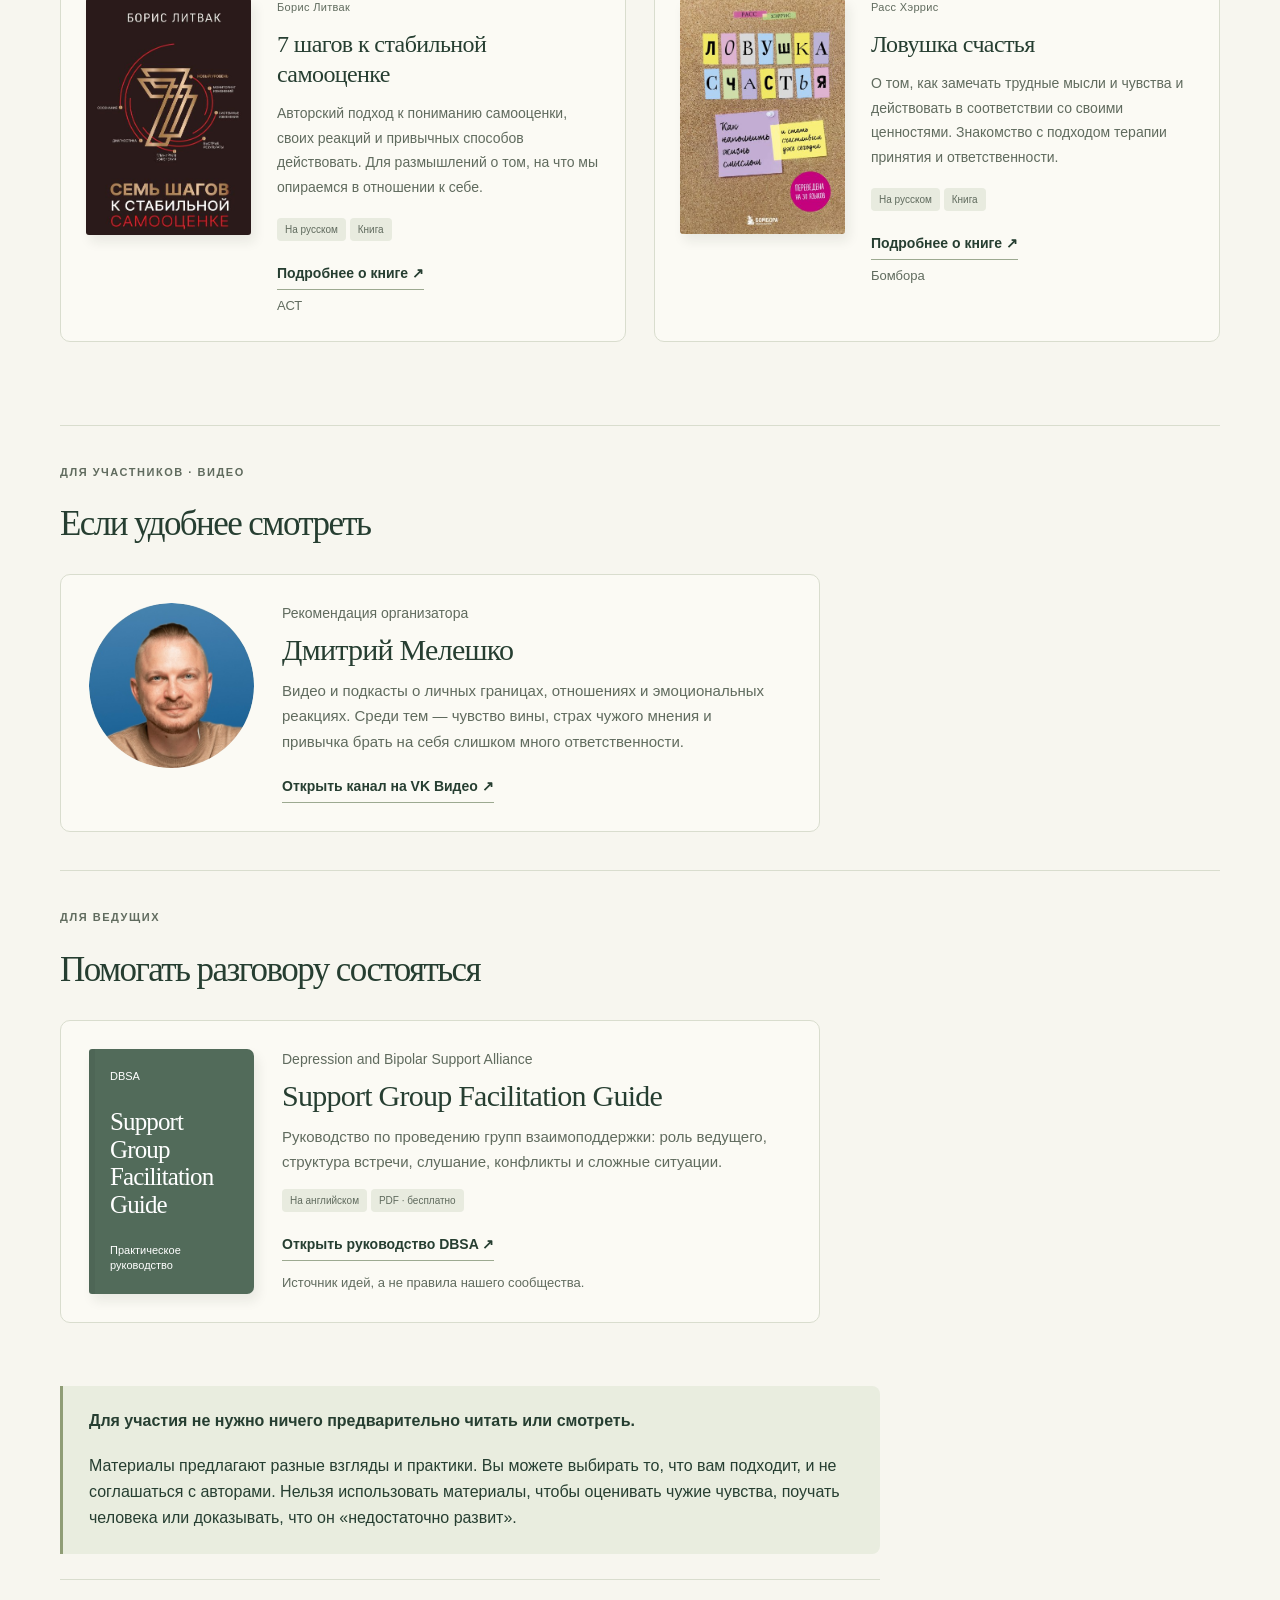
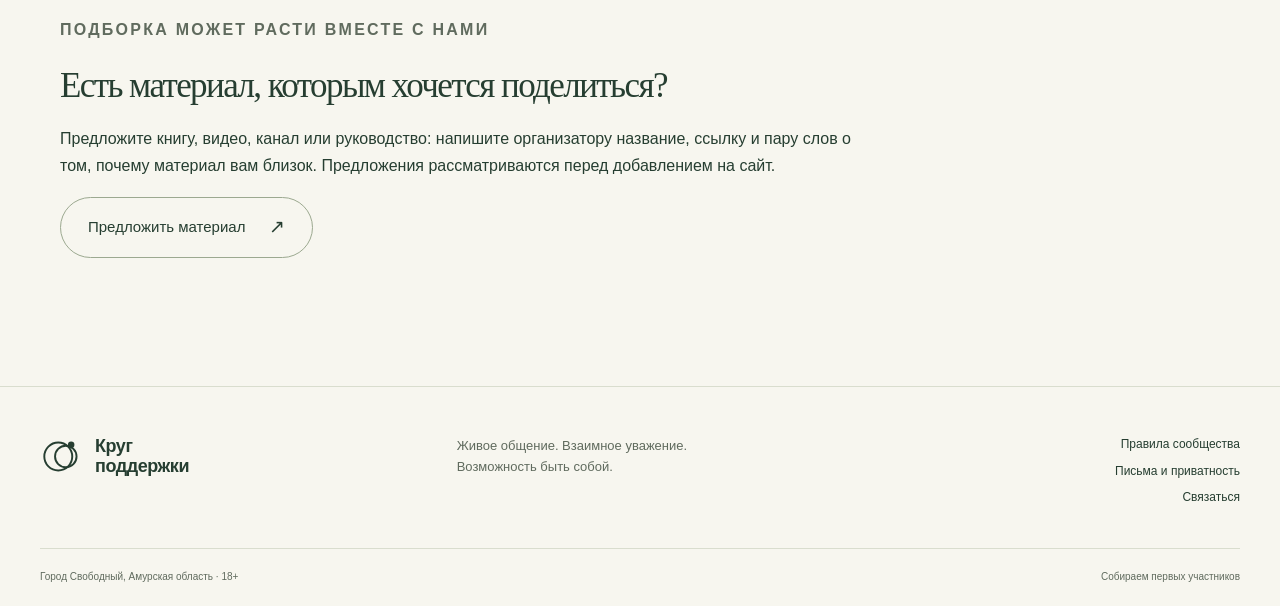
<file: library/index.html>
<!doctype html>
<html lang="ru"><head><meta charset="utf-8"><meta name="viewport" content="width=device-width, initial-scale=1"><meta name="color-scheme" content="light"><title>Материалы сообщества — Круг поддержки</title><meta name="description" content="Книги, видео и руководства об общении, личных границах и бережном отношении к себе. Знакомство с материалами необязательно."><meta name="theme-color" content="#f7f6ef"><link rel="canonical" href="https://krug-podderzhki.ru/library/">
<meta property="og:title" content="Материалы сообщества — Круг поддержки"><meta property="og:description" content="Книги, видео и руководства об общении, личных границах и бережном отношении к себе. Знакомство с материалами необязательно."><meta property="og:type" content="website"><meta property="og:url" content="https://krug-podderzhki.ru/library/"><meta property="og:site_name" content="Круг поддержки"><meta property="og:locale" content="ru_RU">
<meta property="og:image" content="https://krug-podderzhki.ru/assets/social-preview.png"><meta property="og:image:width" content="1200"><meta property="og:image:height" content="630"><meta property="og:image:type" content="image/png"><meta property="og:image:alt" content="Круг поддержки — Говорить. Слушать. Быть собой">
<meta name="twitter:card" content="summary_large_image"><meta name="twitter:title" content="Материалы сообщества — Круг поддержки"><meta name="twitter:description" content="Книги, видео и руководства об общении, личных границах и бережном отношении к себе. Знакомство с материалами необязательно."><meta name="twitter:image" content="https://krug-podderzhki.ru/assets/social-preview.png"><meta name="twitter:image:alt" content="Круг поддержки — Говорить. Слушать. Быть собой">
<link rel="icon" type="image/png" sizes="96x96" href="/assets/favicon.png"><link rel="icon" type="image/svg+xml" sizes="any" href="/assets/favicon.svg"><link rel="stylesheet" href="/assets/styles.css?v=b9b1dce6bd98"><script src="/assets/app.js?v=84befc2ecfa2" defer></script></head>
<body><a class="skip-link" href="#main">Перейти к содержанию</a>
<header class="site-header"><div class="header-inner"><a class="brand" href="/" aria-label="Круг поддержки — главная"><svg viewBox="0 0 40 40" fill="none" aria-hidden="true"><circle cx="17" cy="20" r="13" stroke="currentColor" stroke-width="1.8"/><circle cx="24" cy="20" r="10" stroke="currentColor" stroke-width="1.8"/><circle cx="29" cy="9" r="3" fill="currentColor"/></svg><span>Круг<br>поддержки</span></a><nav class="main-nav" aria-label="Основная навигация"><a href="/#about" >О сообществе</a><a href="/#format" >Встречи</a><a href="/rules/" >Правила</a><a href="/library/" aria-current="page">Материалы</a></nav><a class="button button-small header-join" href="/join/" >Присоединиться <span aria-hidden="true">↗</span></a></div></header>
<main id="main" tabindex="-1"><div class="wrap page-shell">
    <section class="page-intro">
      <p class="eyebrow">Материалы сообщества</p>
      <h1>Читать и смотреть.<br>В своём темпе.</h1>
      <p class="lead">Книги, видео и руководства об общении, личных границах и бережном отношении к себе. Читать и смотреть их необязательно — выбирайте то, что вам интересно и подходит.</p>
      <nav class="materials-nav" aria-label="Разделы материалов">
        <a href="#reader-books">Книги</a>
        <a href="#reader-videos">Видео</a>
        <a href="#facilitator-books">Для ведущих</a>
      </nav>
    </section>

    <section class="content-section" aria-labelledby="reader-books">
      <p class="eyebrow">Для участников · Книги</p>
      <h2 id="reader-books" class="section-heading">Лучше слышать себя и другого</h2>
      <div class="book-grid">

        <article class="book-card" data-book-id="rosenberg">
          <div class="real-book-cover" style="aspect-ratio:400/640">
    <img data-cover-image src="/assets/books/rosenberg.jpg" width="400" height="640" loading="lazy" alt="Обложка книги «Ненасильственное общение. Язык жизни», Маршалл Розенберг">
    <span class="cover-fallback" aria-hidden="true"><span>Маршалл Розенберг</span><strong>Ненасильственное общение. Язык жизни</strong></span>
  </div>
          <div class="book-body">
            <p class="book-meta">Маршалл Розенберг</p>
            <h3>Ненасильственное общение. Язык жизни</h3>
            <p>О том, как выражать чувства и потребности, слушать собеседника и говорить о разногласиях без обвинений.</p>
            <p><span class="tag">На русском</span> <span class="tag">Книга</span></p>
            <div class="material-link">
              <a class="text-link" href="https://books.yandex.ru/books/eSfLZ3tQ" target="_blank" rel="noopener noreferrer">Подробнее о книге<span class="sr-only"> «Ненасильственное общение. Язык жизни»</span> <span aria-hidden="true">↗</span><span class="sr-only"> — откроется в новой вкладке</span></a>
              <span class="material-link-source">Яндекс Книги</span>
            </div>
          </div>
        </article>
        <article class="book-card" data-book-id="nichols">
          <div class="real-book-cover" style="aspect-ratio:242/348">
    <img data-cover-image src="/assets/books/nichols.webp" width="242" height="348" loading="lazy" alt="Обложка книги «Искусство слушать. Почему мы разучились слышать друг друга?», Майкл Николс">
    <span class="cover-fallback" aria-hidden="true"><span>Майкл Николс</span><strong>Искусство слушать. Почему мы разучились слышать друг друга?</strong></span>
  </div>
          <div class="book-body">
            <p class="book-meta">Майкл Николс</p>
            <h3>Искусство слушать. Почему мы разучились слышать друг друга?</h3>
            <p>О внимании к собеседнику и о собственных реакциях, которые мешают услышать человека, даже когда мы хотим его понять.</p>
            <p><span class="tag">На русском</span> <span class="tag">Книга</span></p>
            <div class="material-link">
              <a class="text-link" href="https://www.labirint.ru/books/504592/" target="_blank" rel="noopener noreferrer">Подробнее о книге<span class="sr-only"> «Искусство слушать. Почему мы разучились слышать друг друга?»</span> <span aria-hidden="true">↗</span><span class="sr-only"> — откроется в новой вкладке</span></a>
              <span class="material-link-source">Лабиринт</span>
            </div>
          </div>
        </article>
        <article class="book-card" data-book-id="zahariades">
          <div class="real-book-cover" style="aspect-ratio:410/600">
    <img data-cover-image src="/assets/books/zahariades.jpg" width="410" height="600" loading="lazy" alt="Обложка книги «Нет значит нет. Как перестать быть удобным и научиться говорить «нет» без угрызений совести», Деймон Захариадис">
    <span class="cover-fallback" aria-hidden="true"><span>Деймон Захариадис</span><strong>Нет значит нет. Как перестать быть удобным и научиться говорить «нет» без угрызений совести</strong></span>
  </div>
          <div class="book-body">
            <p class="book-meta">Деймон Захариадис</p>
            <h3>Нет значит нет. Как перестать быть удобным и научиться говорить «нет» без угрызений совести</h3>
            <p>О личных границах и привычке соглашаться ради чужого одобрения. С примерами того, как отказывать спокойно и уважительно.</p>
            <p><span class="tag">На русском</span> <span class="tag">Книга</span></p>
            <div class="material-link">
              <a class="text-link" href="https://bombora.ru/book/71262/" target="_blank" rel="noopener noreferrer">Подробнее о книге<span class="sr-only"> «Нет значит нет. Как перестать быть удобным и научиться говорить «нет» без угрызений совести»</span> <span aria-hidden="true">↗</span><span class="sr-only"> — откроется в новой вкладке</span></a>
              <span class="material-link-source">Бомбора</span>
            </div>
          </div>
        </article>
        <article class="book-card" data-book-id="primachenko">
          <div class="real-book-cover" style="aspect-ratio:410/587">
    <img data-cover-image src="/assets/books/primachenko.jpg" width="410" height="587" loading="lazy" alt="Обложка книги «К себе нежно. Книга о том, как ценить и беречь себя», Ольга Примаченко">
    <span class="cover-fallback" aria-hidden="true"><span>Ольга Примаченко</span><strong>К себе нежно. Книга о том, как ценить и беречь себя</strong></span>
  </div>
          <div class="book-body">
            <p class="book-meta">Ольга Примаченко</p>
            <h3>К себе нежно. Книга о том, как ценить и беречь себя</h3>
            <p>О внимании к своим чувствам, желаниям и потребностям. Приглашение бережнее относиться к себе и замечать, что помогает чувствовать опору.</p>
            <p><span class="tag">На русском</span> <span class="tag">Книга</span></p>
            <div class="material-link">
              <a class="text-link" href="https://bombora.ru/book/62439/" target="_blank" rel="noopener noreferrer">Подробнее о книге<span class="sr-only"> «К себе нежно. Книга о том, как ценить и беречь себя»</span> <span aria-hidden="true">↗</span><span class="sr-only"> — откроется в новой вкладке</span></a>
              <span class="material-link-source">Бомбора</span>
            </div>
          </div>
        </article>
        <article class="book-card" data-book-id="litvak">
          <div class="real-book-cover" style="aspect-ratio:409/588">
    <img data-cover-image src="/assets/books/litvak.jpg" width="409" height="588" loading="lazy" alt="Обложка книги «7 шагов к стабильной самооценке», Борис Литвак">
    <span class="cover-fallback" aria-hidden="true"><span>Борис Литвак</span><strong>7 шагов к стабильной самооценке</strong></span>
  </div>
          <div class="book-body">
            <p class="book-meta">Борис Литвак</p>
            <h3>7 шагов к стабильной самооценке</h3>
            <p>Авторский подход к пониманию самооценки, своих реакций и привычных способов действовать. Для размышлений о том, на что мы опираемся в отношении к себе.</p>
            <p><span class="tag">На русском</span> <span class="tag">Книга</span></p>
            <div class="material-link">
              <a class="text-link" href="https://ast.ru/book/7-shagov-k-stabilnoy-samootsenke-865214/" target="_blank" rel="noopener noreferrer">Подробнее о книге<span class="sr-only"> «7 шагов к стабильной самооценке»</span> <span aria-hidden="true">↗</span><span class="sr-only"> — откроется в новой вкладке</span></a>
              <span class="material-link-source">АСТ</span>
            </div>
          </div>
        </article>
        <article class="book-card" data-book-id="harris">
          <div class="real-book-cover" style="aspect-ratio:410/587">
    <img data-cover-image src="/assets/books/harris.jpg" width="410" height="587" loading="lazy" alt="Обложка книги «Ловушка счастья», Расс Хэррис">
    <span class="cover-fallback" aria-hidden="true"><span>Расс Хэррис</span><strong>Ловушка счастья</strong></span>
  </div>
          <div class="book-body">
            <p class="book-meta">Расс Хэррис</p>
            <h3>Ловушка счастья</h3>
            <p>О том, как замечать трудные мысли и чувства и действовать в соответствии со своими ценностями. Знакомство с подходом терапии принятия и ответственности.</p>
            <p><span class="tag">На русском</span> <span class="tag">Книга</span></p>
            <div class="material-link">
              <a class="text-link" href="https://bombora.ru/book/44571/" target="_blank" rel="noopener noreferrer">Подробнее о книге<span class="sr-only"> «Ловушка счастья»</span> <span aria-hidden="true">↗</span><span class="sr-only"> — откроется в новой вкладке</span></a>
              <span class="material-link-source">Бомбора</span>
            </div>
          </div>
        </article>
      </div>
    </section>

    <section class="content-section" aria-labelledby="reader-videos">
      <p class="eyebrow">Для участников · Видео</p>
      <h2 id="reader-videos" class="section-heading">Если удобнее смотреть</h2>
      <article class="resource-card video-card">
        <div class="resource-card-art">
          <img class="resource-card-avatar" src="/assets/videos/meleshko.jpg" width="360" height="360" alt="Дмитрий Мелешко — автор канала" loading="lazy">
        </div>
        <div class="resource-card-body">
          <p class="resource-card-kicker">Рекомендация организатора</p>
          <h3>Дмитрий Мелешко</h3>
          <p class="resource-card-description">Видео и подкасты о личных границах, отношениях и эмоциональных реакциях. Среди тем — чувство вины, страх чужого мнения и привычка брать на себя слишком много ответственности.</p>
          <div class="resource-card-action">
            <a class="text-link" href="https://vkvideo.ru/@meleshkod" target="_blank" rel="noopener noreferrer">Открыть канал на VK Видео <span aria-hidden="true">↗</span><span class="sr-only"> — откроется в новой вкладке</span></a>
          </div>
        </div>
      </article>
    </section>

    <section class="content-section" aria-labelledby="facilitator-books">
      <p class="eyebrow">Для ведущих</p>
      <h2 id="facilitator-books" class="section-heading">Помогать разговору состояться</h2>
      <article class="resource-card guide-card">
        <div class="resource-card-art" aria-hidden="true">
          <div class="guide-cover">
            <span>DBSA</span>
            <strong>Support Group<br>Facilitation<br>Guide</strong>
            <span>Практическое руководство</span>
          </div>
        </div>
        <div class="resource-card-body">
          <p class="resource-card-kicker">Depression and Bipolar Support Alliance</p>
          <h3>Support Group Facilitation Guide</h3>
          <p class="resource-card-description">Руководство по проведению групп взаимоподдержки: роль ведущего, структура встречи, слушание, конфликты и сложные ситуации.</p>
          <p class="resource-card-meta"><span class="tag">На английском</span> <span class="tag">PDF · бесплатно</span></p>
          <div class="resource-card-action">
            <a class="text-link" href="https://www.dbsalliance.org/wp-content/uploads/2025/12/DBSA-Support-Group-Facilitation-Guide-2025.pdf" target="_blank" rel="noopener noreferrer">Открыть руководство DBSA <span aria-hidden="true">↗</span><span class="sr-only"> — PDF в новой вкладке</span></a>
            <p class="resource-card-note">Источник идей, а не правила нашего сообщества.</p>
          </div>
        </div>
      </article>
    </section>

    <div class="prose">
      <aside class="callout">
        <p><strong>Для участия не нужно ничего предварительно читать или смотреть.</strong></p>
        <p>Материалы предлагают разные взгляды и практики. Вы можете выбирать то, что вам подходит, и не соглашаться с авторами. Нельзя использовать материалы, чтобы оценивать чужие чувства, поучать человека или доказывать, что он «недостаточно развит».</p>
      </aside>
      <section class="content-section" aria-labelledby="suggest-material">
        <p class="eyebrow">Подборка может расти вместе с нами</p>
        <h2 id="suggest-material" class="section-heading">Есть материал, которым хочется поделиться?</h2>
        <p>Предложите книгу, видео, канал или руководство: напишите организатору название, ссылку и пару слов о том, почему материал вам близок. Предложения рассматриваются перед добавлением на сайт.</p>
        <a class="button button-secondary" href="/join/#question">Предложить материал <span aria-hidden="true">↗</span></a>
      </section>
    </div></div></main>
<footer class="site-footer"><div class="footer-main"><a class="brand" href="/"><svg viewBox="0 0 40 40" fill="none" aria-hidden="true"><circle cx="17" cy="20" r="13" stroke="currentColor" stroke-width="1.8"/><circle cx="24" cy="20" r="10" stroke="currentColor" stroke-width="1.8"/><circle cx="29" cy="9" r="3" fill="currentColor"/></svg><span>Круг<br>поддержки</span></a><p>Живое общение. Взаимное уважение.<br>Возможность быть собой.</p><div class="footer-links"><a href="/rules/">Правила сообщества</a><a href="/privacy/">Письма и приватность</a><a href="/join/#question">Связаться</a></div></div><div class="footer-bottom"><span>Город Свободный, Амурская область · 18+</span><span>Собираем первых участников</span></div></footer></body></html>
</file>
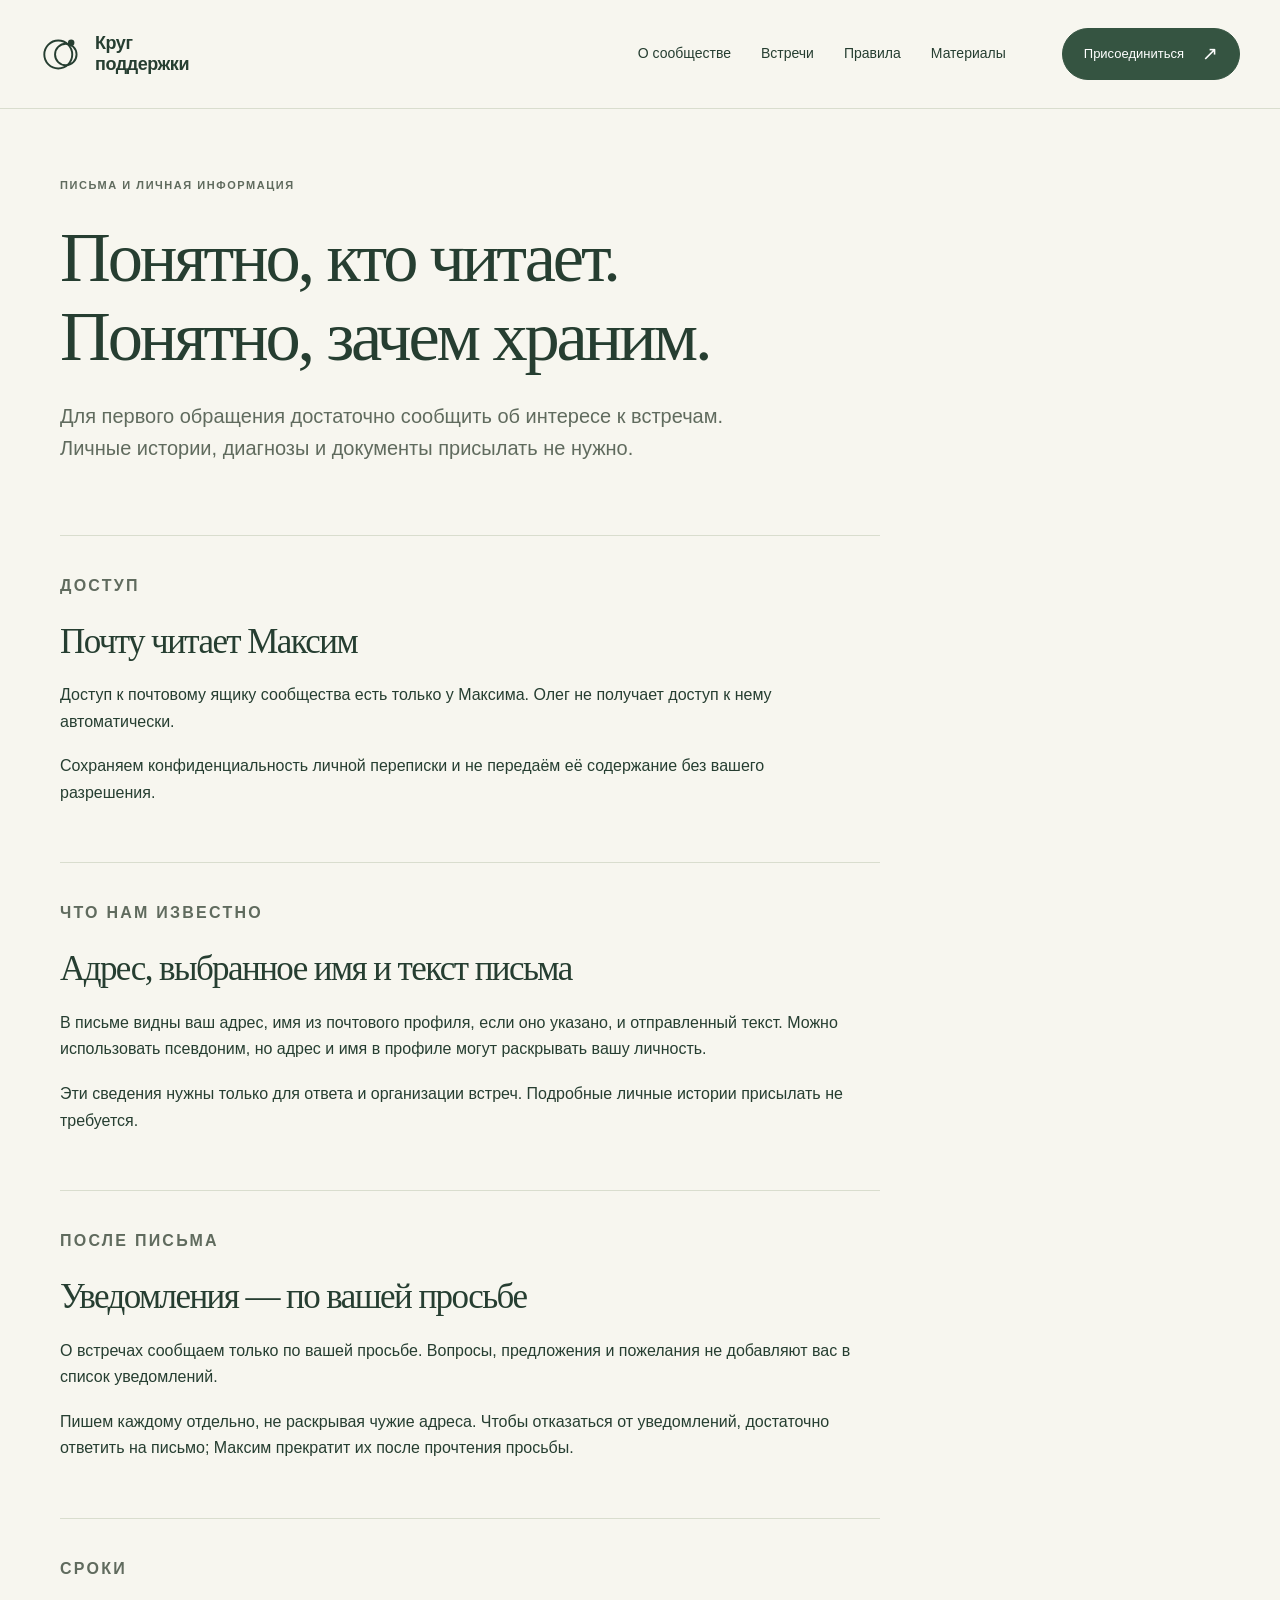
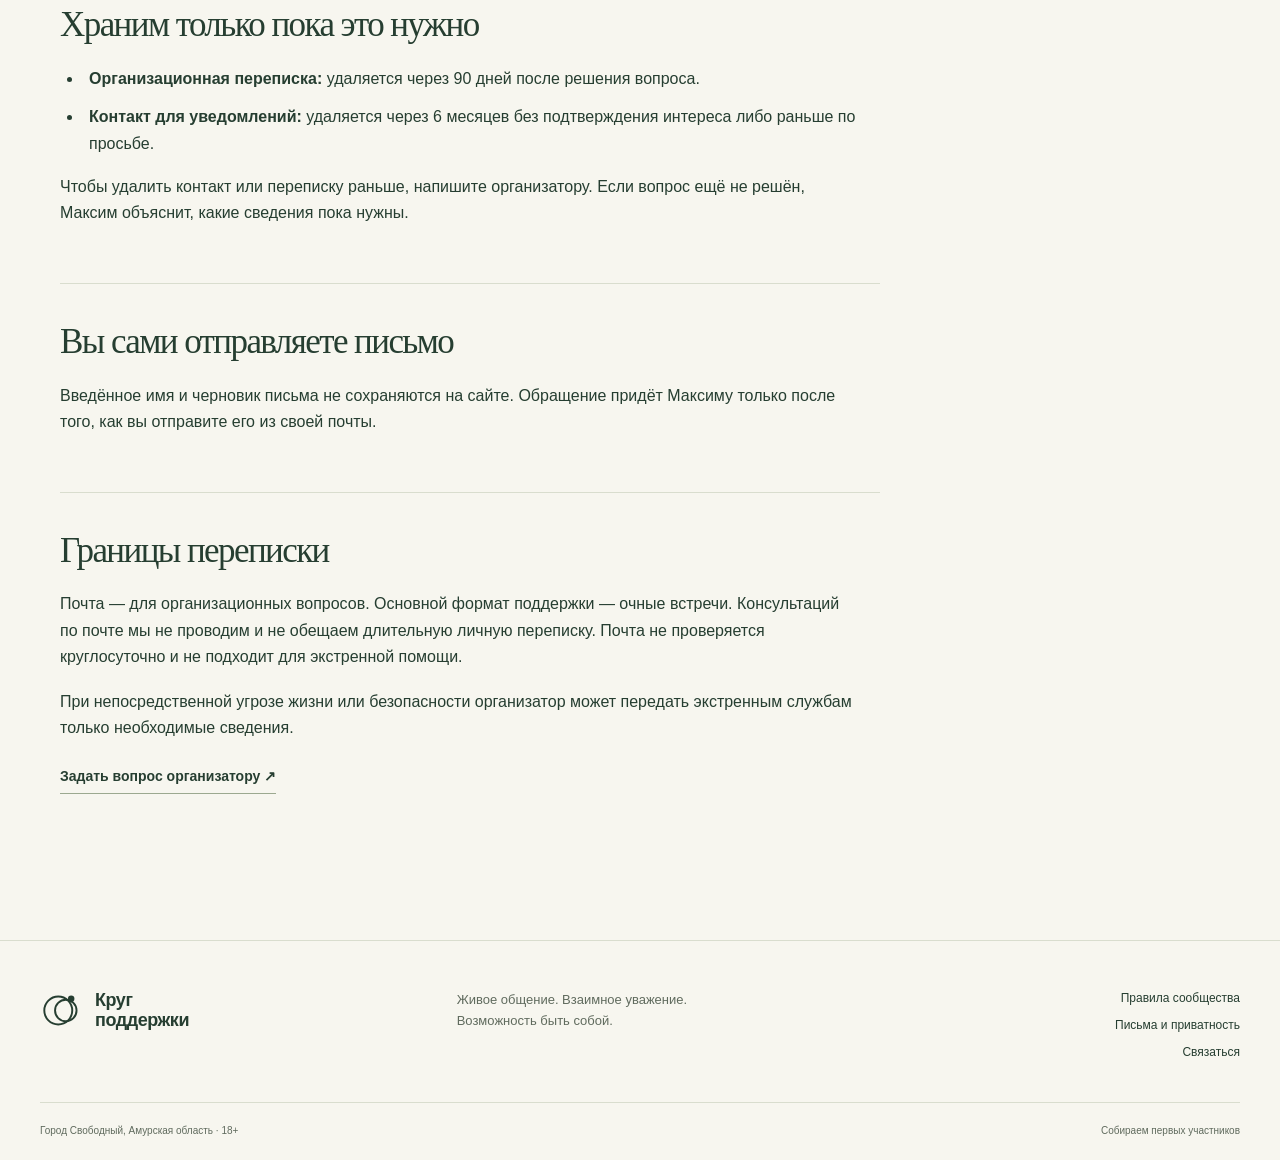
<file: privacy/index.html>
<!doctype html>
<html lang="ru"><head><meta charset="utf-8"><meta name="viewport" content="width=device-width, initial-scale=1"><meta name="color-scheme" content="light"><title>Письма и приватность — Круг поддержки</title><meta name="description" content="Кто читает письма Круга поддержки, для чего нужны контакты и когда они удаляются."><meta name="theme-color" content="#f7f6ef"><link rel="canonical" href="https://krug-podderzhki.ru/privacy/">
<meta property="og:title" content="Письма и приватность — Круг поддержки"><meta property="og:description" content="Кто читает письма Круга поддержки, для чего нужны контакты и когда они удаляются."><meta property="og:type" content="website"><meta property="og:url" content="https://krug-podderzhki.ru/privacy/"><meta property="og:site_name" content="Круг поддержки"><meta property="og:locale" content="ru_RU">
<meta property="og:image" content="https://krug-podderzhki.ru/assets/social-preview.png"><meta property="og:image:width" content="1200"><meta property="og:image:height" content="630"><meta property="og:image:type" content="image/png"><meta property="og:image:alt" content="Круг поддержки — Говорить. Слушать. Быть собой">
<meta name="twitter:card" content="summary_large_image"><meta name="twitter:title" content="Письма и приватность — Круг поддержки"><meta name="twitter:description" content="Кто читает письма Круга поддержки, для чего нужны контакты и когда они удаляются."><meta name="twitter:image" content="https://krug-podderzhki.ru/assets/social-preview.png"><meta name="twitter:image:alt" content="Круг поддержки — Говорить. Слушать. Быть собой">
<link rel="icon" type="image/png" sizes="96x96" href="/assets/favicon.png"><link rel="icon" type="image/svg+xml" sizes="any" href="/assets/favicon.svg"><link rel="stylesheet" href="/assets/styles.css?v=b9b1dce6bd98"><script src="/assets/app.js?v=84befc2ecfa2" defer></script></head>
<body><a class="skip-link" href="#main">Перейти к содержанию</a>
<header class="site-header"><div class="header-inner"><a class="brand" href="/" aria-label="Круг поддержки — главная"><svg viewBox="0 0 40 40" fill="none" aria-hidden="true"><circle cx="17" cy="20" r="13" stroke="currentColor" stroke-width="1.8"/><circle cx="24" cy="20" r="10" stroke="currentColor" stroke-width="1.8"/><circle cx="29" cy="9" r="3" fill="currentColor"/></svg><span>Круг<br>поддержки</span></a><nav class="main-nav" aria-label="Основная навигация"><a href="/#about" >О сообществе</a><a href="/#format" >Встречи</a><a href="/rules/" >Правила</a><a href="/library/" >Материалы</a></nav><a class="button button-small header-join" href="/join/" >Присоединиться <span aria-hidden="true">↗</span></a></div></header>
<main id="main" tabindex="-1"><div class="wrap page-shell">
    <section class="page-intro">
      <p class="eyebrow">Письма и личная информация</p>
      <h1>Понятно, кто читает.<br>Понятно, зачем храним.</h1>
      <p class="lead">Для первого обращения достаточно сообщить об интересе к встречам. Личные истории, диагнозы и документы присылать не нужно.</p>
    </section>

    <div class="prose">
      

      <section class="content-section" aria-labelledby="mailbox-access">
        <p class="eyebrow">Доступ</p>
        <h2 id="mailbox-access" class="section-heading">Почту читает Максим</h2>
        <p>Доступ к почтовому ящику сообщества есть только у Максима. Олег не получает доступ к нему автоматически.</p>
        <p>Сохраняем конфиденциальность личной переписки и не передаём её содержание без вашего разрешения.</p>
      </section>

      <section class="content-section" aria-labelledby="mail-content">
        <p class="eyebrow">Что нам известно</p>
        <h2 id="mail-content" class="section-heading">Адрес, выбранное имя и текст письма</h2>
        <p>В письме видны ваш адрес, имя из почтового профиля, если оно указано, и отправленный текст. Можно использовать псевдоним, но адрес и имя в профиле могут раскрывать вашу личность.</p>
        <p>Эти сведения нужны только для ответа и организации встреч. Подробные личные истории присылать не требуется.</p>
      </section>

      <section class="content-section" aria-labelledby="notifications">
        <p class="eyebrow">После письма</p>
        <h2 id="notifications" class="section-heading">Уведомления — по вашей просьбе</h2>
        <p>О встречах сообщаем только по вашей просьбе. Вопросы, предложения и пожелания не добавляют вас в список уведомлений.</p>
        <p>Пишем каждому отдельно, не раскрывая чужие адреса. Чтобы отказаться от уведомлений, достаточно ответить на письмо; Максим прекратит их после прочтения просьбы.</p>
      </section>

      <section class="content-section" aria-labelledby="retention">
        <p class="eyebrow">Сроки</p>
        <h2 id="retention" class="section-heading">Храним только пока это нужно</h2>
        <ul>
          <li><strong>Организационная переписка:</strong> удаляется через 90 дней после решения вопроса.</li>
          <li><strong>Контакт для уведомлений:</strong> удаляется через 6 месяцев без подтверждения интереса либо раньше по просьбе.</li>
        </ul>
        <p>Чтобы удалить контакт или переписку раньше, напишите организатору. Если вопрос ещё не решён, Максим объяснит, какие сведения пока нужны.</p>
      </section>

      <section class="content-section" aria-labelledby="browser-data">
        <h2 id="browser-data" class="section-heading">Вы сами отправляете письмо</h2>
        <p>Введённое имя и черновик письма не сохраняются на сайте. Обращение придёт Максиму только после того, как вы отправите его из своей почты.</p>
      </section>

      <section class="content-section" aria-labelledby="communication-boundaries">
        <h2 id="communication-boundaries" class="section-heading">Границы переписки</h2>
        <p>Почта — для организационных вопросов. Основной формат поддержки — очные встречи. Консультаций по почте мы не проводим и не обещаем длительную личную переписку. Почта не проверяется круглосуточно и не подходит для экстренной помощи.</p>
        <p>При непосредственной угрозе жизни или безопасности организатор может передать экстренным службам только необходимые сведения.</p>
        <p><a class="text-link" href="/join/#question">Задать вопрос организатору <span aria-hidden="true">↗</span></a></p>
      </section>
    </div></div></main>
<footer class="site-footer"><div class="footer-main"><a class="brand" href="/"><svg viewBox="0 0 40 40" fill="none" aria-hidden="true"><circle cx="17" cy="20" r="13" stroke="currentColor" stroke-width="1.8"/><circle cx="24" cy="20" r="10" stroke="currentColor" stroke-width="1.8"/><circle cx="29" cy="9" r="3" fill="currentColor"/></svg><span>Круг<br>поддержки</span></a><p>Живое общение. Взаимное уважение.<br>Возможность быть собой.</p><div class="footer-links"><a href="/rules/">Правила сообщества</a><a href="/privacy/">Письма и приватность</a><a href="/join/#question">Связаться</a></div></div><div class="footer-bottom"><span>Город Свободный, Амурская область · 18+</span><span>Собираем первых участников</span></div></footer></body></html>
</file>
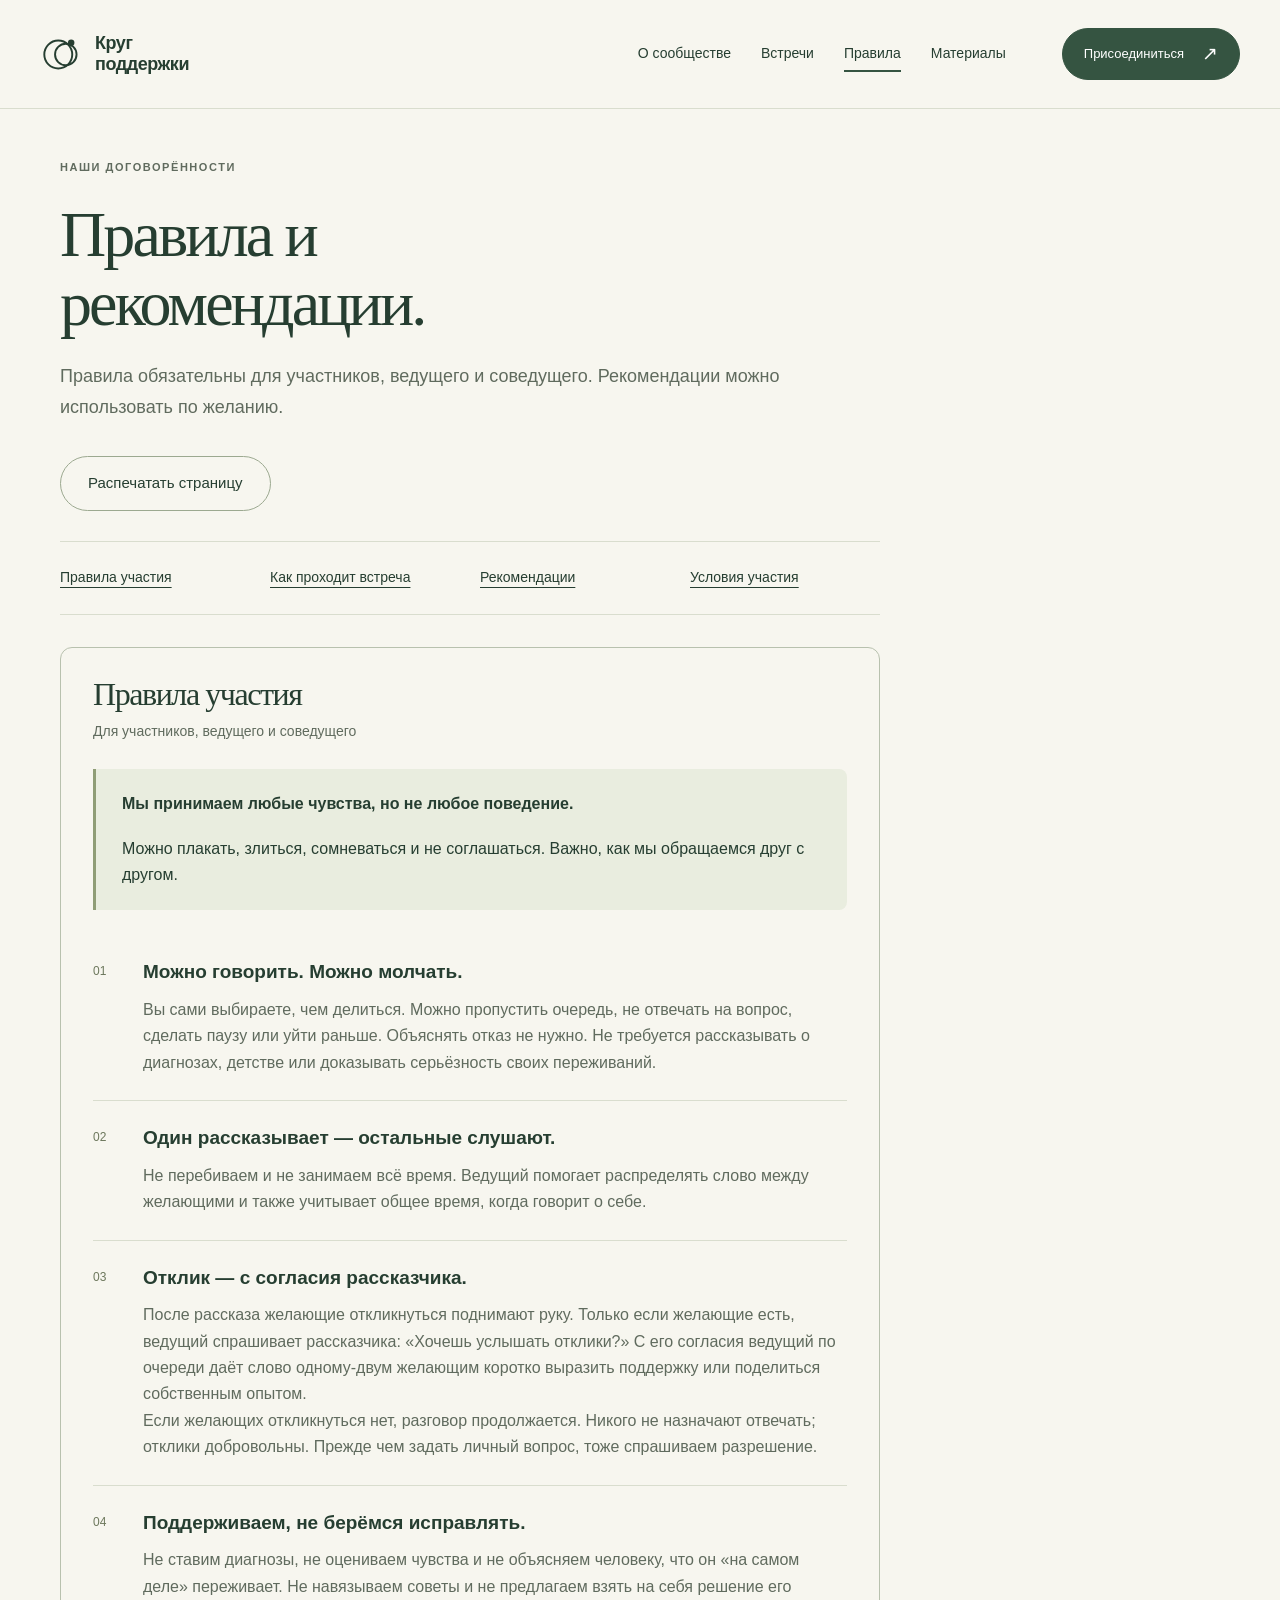
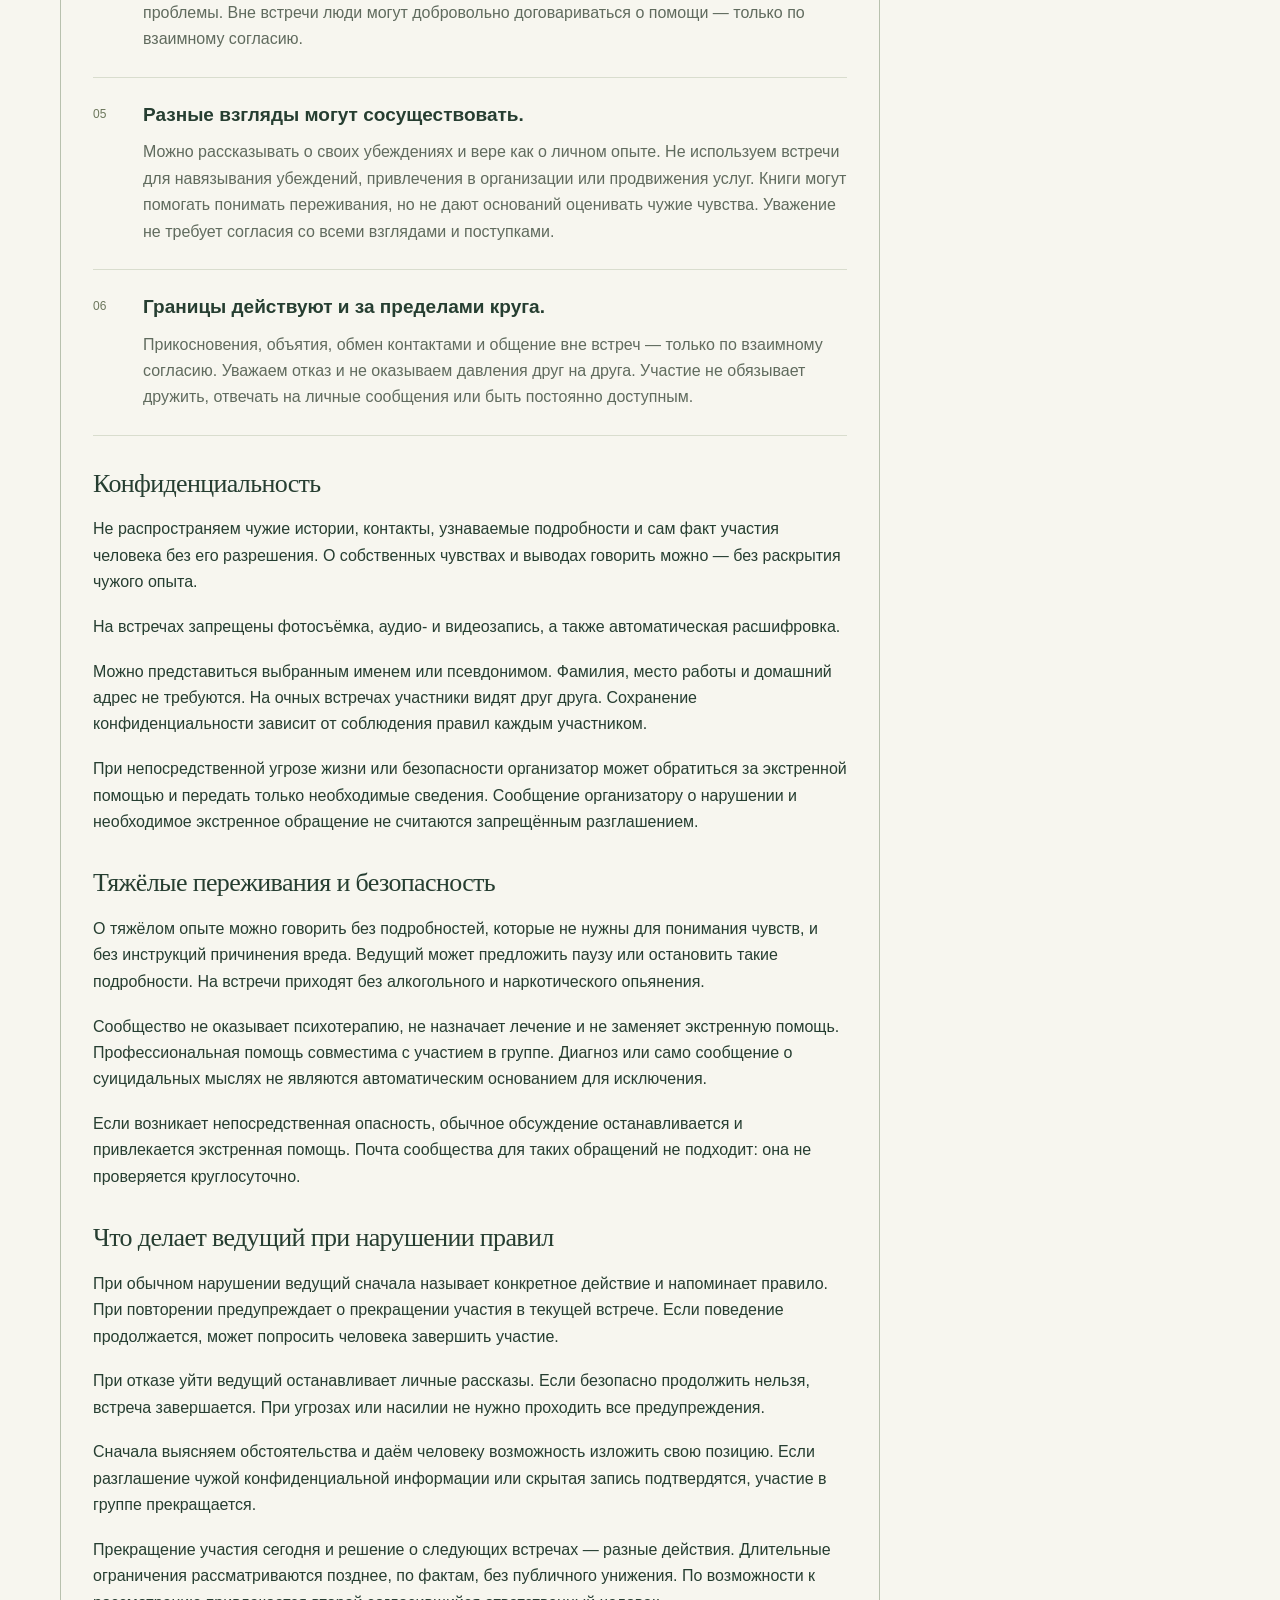
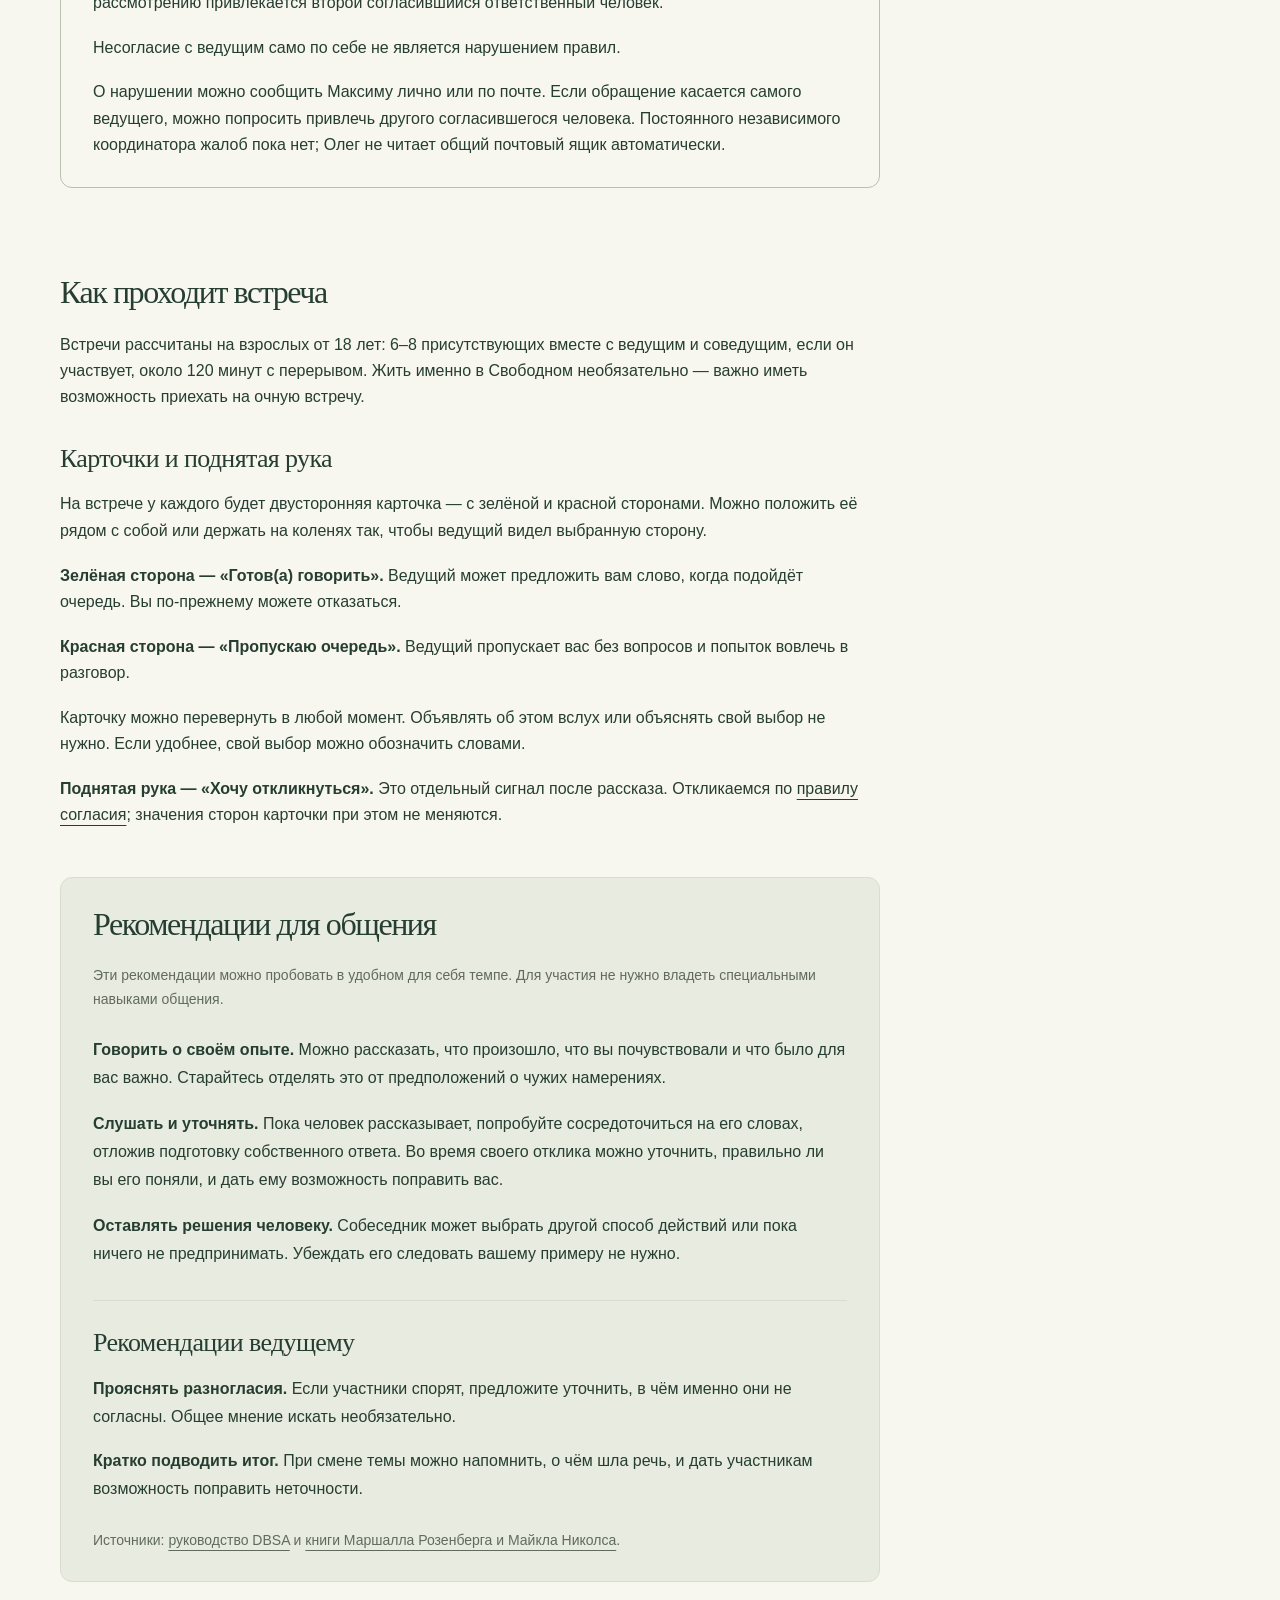
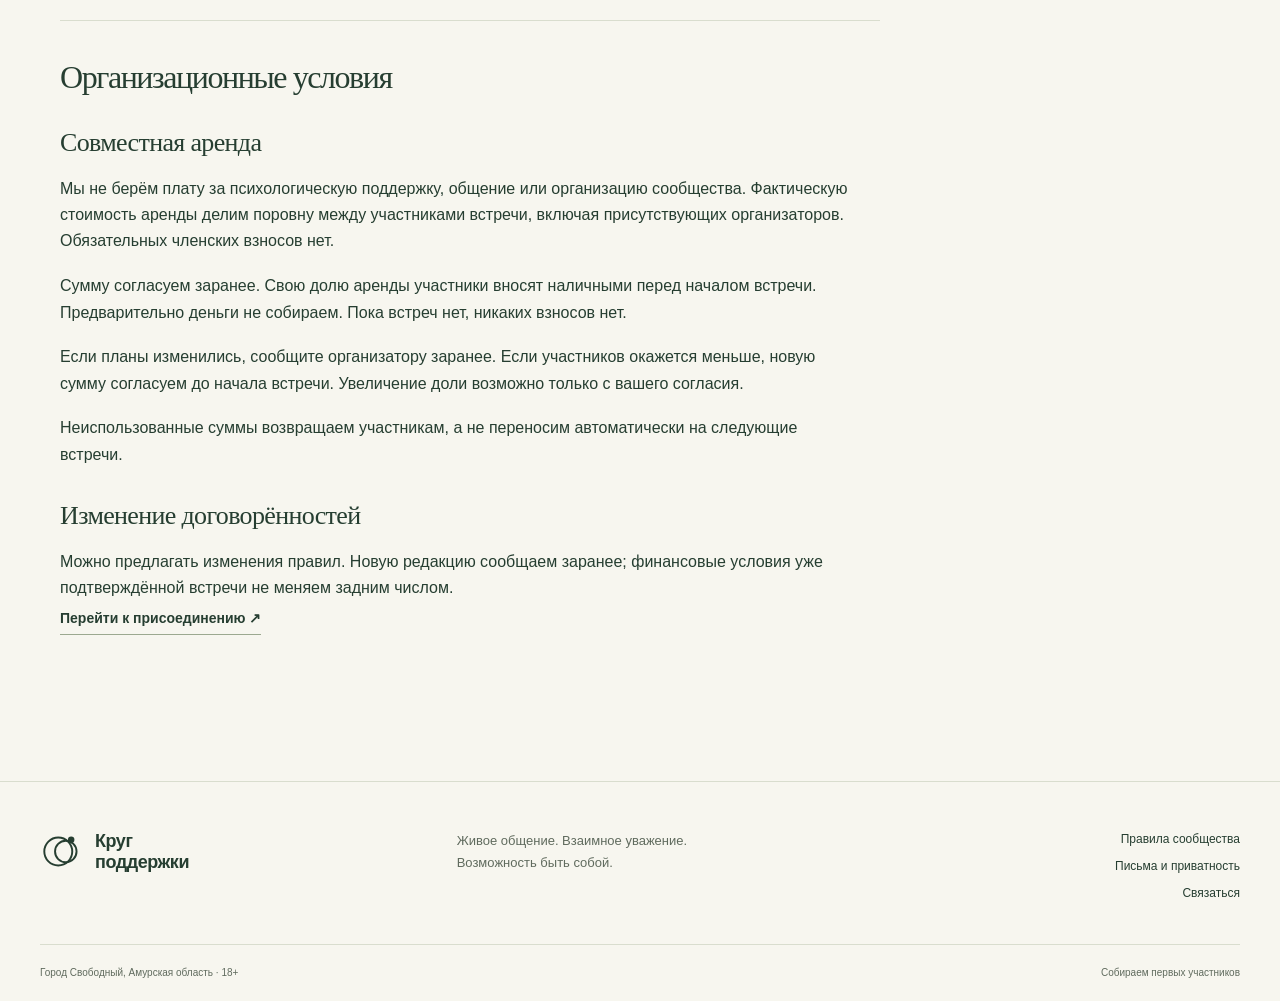
<file: rules/index.html>
<!doctype html>
<html lang="ru"><head><meta charset="utf-8"><meta name="viewport" content="width=device-width, initial-scale=1"><meta name="color-scheme" content="light"><title>Правила и рекомендации — Круг поддержки</title><meta name="description" content="Общие правила общения, конфиденциальность и условия участия. Рекомендации для участников и ведущего."><meta name="theme-color" content="#f7f6ef"><link rel="canonical" href="https://krug-podderzhki.ru/rules/">
<meta property="og:title" content="Правила и рекомендации — Круг поддержки"><meta property="og:description" content="Общие правила общения, конфиденциальность и условия участия. Рекомендации для участников и ведущего."><meta property="og:type" content="website"><meta property="og:url" content="https://krug-podderzhki.ru/rules/"><meta property="og:site_name" content="Круг поддержки"><meta property="og:locale" content="ru_RU">
<meta property="og:image" content="https://krug-podderzhki.ru/assets/social-preview.png"><meta property="og:image:width" content="1200"><meta property="og:image:height" content="630"><meta property="og:image:type" content="image/png"><meta property="og:image:alt" content="Круг поддержки — Говорить. Слушать. Быть собой">
<meta name="twitter:card" content="summary_large_image"><meta name="twitter:title" content="Правила и рекомендации — Круг поддержки"><meta name="twitter:description" content="Общие правила общения, конфиденциальность и условия участия. Рекомендации для участников и ведущего."><meta name="twitter:image" content="https://krug-podderzhki.ru/assets/social-preview.png"><meta name="twitter:image:alt" content="Круг поддержки — Говорить. Слушать. Быть собой">
<link rel="icon" type="image/png" sizes="96x96" href="/assets/favicon.png"><link rel="icon" type="image/svg+xml" sizes="any" href="/assets/favicon.svg"><link rel="stylesheet" href="/assets/styles.css?v=b9b1dce6bd98"><script src="/assets/app.js?v=84befc2ecfa2" defer></script></head>
<body><a class="skip-link" href="#main">Перейти к содержанию</a>
<header class="site-header"><div class="header-inner"><a class="brand" href="/" aria-label="Круг поддержки — главная"><svg viewBox="0 0 40 40" fill="none" aria-hidden="true"><circle cx="17" cy="20" r="13" stroke="currentColor" stroke-width="1.8"/><circle cx="24" cy="20" r="10" stroke="currentColor" stroke-width="1.8"/><circle cx="29" cy="9" r="3" fill="currentColor"/></svg><span>Круг<br>поддержки</span></a><nav class="main-nav" aria-label="Основная навигация"><a href="/#about" >О сообществе</a><a href="/#format" >Встречи</a><a href="/rules/" aria-current="page">Правила</a><a href="/library/" >Материалы</a></nav><a class="button button-small header-join" href="/join/" >Присоединиться <span aria-hidden="true">↗</span></a></div></header>
<main id="main" tabindex="-1"><div class="wrap page-shell">
    <section class="page-intro rules-intro">
      <p class="eyebrow">Наши договорённости</p>
      <h1>Правила и<br>рекомендации.</h1>
      <p class="lead">Правила обязательны для участников, ведущего и соведущего. Рекомендации можно использовать по желанию.</p>
      <button class="button button-secondary no-print js-only" type="button" data-print>Распечатать страницу</button>
    </section>

    <nav class="rules-toc no-print" aria-label="Разделы страницы">
      <a href="#participation-rules">Правила участия</a>
      <a href="#meeting-process">Как проходит встреча</a>
      <a href="#support-tips">Рекомендации</a>
      <a href="#participation-terms">Условия участия</a>
    </nav>

    <div class="prose rules-document">
      <section class="content-section rules-part rules-required" aria-labelledby="participation-rules">
        <h2 id="participation-rules" class="section-heading">Правила участия</h2>
        <p class="rules-required-note">Для участников, ведущего и соведущего</p>
        <aside class="callout">
          <p><strong>Мы принимаем любые чувства, но не любое поведение.</strong></p>
          <p>Можно плакать, злиться, сомневаться и не соглашаться. Важно, как мы обращаемся друг с другом.</p>
        </aside>
        <ol id="conversation-rules" class="rule-list" aria-label="Правила общения">
          <li><h3>Можно говорить. Можно молчать.</h3><p>Вы сами выбираете, чем делиться. Можно пропустить очередь, не отвечать на вопрос, сделать паузу или уйти раньше. Объяснять отказ не нужно. Не требуется рассказывать о диагнозах, детстве или доказывать серьёзность своих переживаний.</p></li>
          <li><h3>Один рассказывает — остальные слушают.</h3><p>Не перебиваем и не занимаем всё время. Ведущий помогает распределять слово между желающими и также учитывает общее время, когда говорит о себе.</p></li>
          <li><h3>Отклик — с согласия рассказчика.</h3><p>После рассказа желающие откликнуться поднимают руку. Только если желающие есть, ведущий спрашивает рассказчика: «Хочешь услышать отклики?» С его согласия ведущий по очереди даёт слово одному-двум желающим коротко выразить поддержку или поделиться собственным опытом.</p><p>Если желающих откликнуться нет, разговор продолжается. Никого не назначают отвечать; отклики добровольны. Прежде чем задать личный вопрос, тоже спрашиваем разрешение.</p></li>
          <li><h3>Поддерживаем, не берёмся исправлять.</h3><p>Не ставим диагнозы, не оцениваем чувства и не объясняем человеку, что он «на самом деле» переживает. Не навязываем советы и не предлагаем взять на себя решение его проблемы. Вне встречи люди могут добровольно договариваться о помощи — только по взаимному согласию.</p></li>
          <li><h3>Разные взгляды могут сосуществовать.</h3><p>Можно рассказывать о своих убеждениях и вере как о личном опыте. Не используем встречи для навязывания убеждений, привлечения в организации или продвижения услуг. Книги могут помогать понимать переживания, но не дают оснований оценивать чужие чувства. Уважение не требует согласия со всеми взглядами и поступками.</p></li>
          <li><h3>Границы действуют и за пределами круга.</h3><p>Прикосновения, объятия, обмен контактами и общение вне встреч — только по взаимному согласию. Уважаем отказ и не оказываем давления друг на друга. Участие не обязывает дружить, отвечать на личные сообщения или быть постоянно доступным.</p></li>
        </ol>

        <div class="rules-subsection">
          <h3 id="confidentiality">Конфиденциальность</h3>
          <p>Не распространяем чужие истории, контакты, узнаваемые подробности и сам факт участия человека без его разрешения. О собственных чувствах и выводах говорить можно — без раскрытия чужого опыта.</p>
          <p>На встречах запрещены фотосъёмка, аудио- и видеозапись, а также автоматическая расшифровка.</p>
          <p>Можно представиться выбранным именем или псевдонимом. Фамилия, место работы и домашний адрес не требуются. На очных встречах участники видят друг друга. Сохранение конфиденциальности зависит от соблюдения правил каждым участником.</p>
          <p>При непосредственной угрозе жизни или безопасности организатор может обратиться за экстренной помощью и передать только необходимые сведения. Сообщение организатору о нарушении и необходимое экстренное обращение не считаются запрещённым разглашением.</p>
        </div>

        <div class="rules-subsection">
          <h3 id="safety">Тяжёлые переживания и безопасность</h3>
          <p>О тяжёлом опыте можно говорить без подробностей, которые не нужны для понимания чувств, и без инструкций причинения вреда. Ведущий может предложить паузу или остановить такие подробности. На встречи приходят без алкогольного и наркотического опьянения.</p>
          <p>Сообщество не оказывает психотерапию, не назначает лечение и не заменяет экстренную помощь. Профессиональная помощь совместима с участием в группе. Диагноз или само сообщение о суицидальных мыслях не являются автоматическим основанием для исключения.</p>
          <p>Если возникает непосредственная опасность, обычное обсуждение останавливается и привлекается экстренная помощь. Почта сообщества для таких обращений не подходит: она не проверяется круглосуточно.</p>
        </div>

        <div class="rules-subsection">
          <h3 id="violations">Что делает ведущий при нарушении правил</h3>
          <p>При обычном нарушении ведущий сначала называет конкретное действие и напоминает правило. При повторении предупреждает о прекращении участия в текущей встрече. Если поведение продолжается, может попросить человека завершить участие.</p>
          <p>При отказе уйти ведущий останавливает личные рассказы. Если безопасно продолжить нельзя, встреча завершается. При угрозах или насилии не нужно проходить все предупреждения.</p>
          <p>Сначала выясняем обстоятельства и даём человеку возможность изложить свою позицию. Если разглашение чужой конфиденциальной информации или скрытая запись подтвердятся, участие в группе прекращается.</p>
          <p>Прекращение участия сегодня и решение о следующих встречах — разные действия. Длительные ограничения рассматриваются позднее, по фактам, без публичного унижения. По возможности к рассмотрению привлекается второй согласившийся ответственный человек.</p>
          <p>Несогласие с ведущим само по себе не является нарушением правил.</p>
          <p>О нарушении можно сообщить Максиму лично или по почте. Если обращение касается самого ведущего, можно попросить привлечь другого согласившегося человека. Постоянного независимого координатора жалоб пока нет; Олег не читает общий почтовый ящик автоматически.</p>
        </div>
      </section>

      <section class="content-section rules-part" aria-labelledby="meeting-process">
        <h2 id="meeting-process" class="section-heading">Как проходит встреча</h2>
        <p>Встречи рассчитаны на взрослых от 18 лет: 6–8 присутствующих вместе с ведущим и соведущим, если он участвует, около 120 минут с перерывом. Жить именно в Свободном необязательно — важно иметь возможность приехать на очную встречу.</p>
        <div class="rules-subsection">
          <h3 id="cards">Карточки и поднятая рука</h3>
          <p>На встрече у каждого будет двусторонняя карточка — с зелёной и красной сторонами. Можно положить её рядом с собой или держать на коленях так, чтобы ведущий видел выбранную сторону.</p>
          <p><strong>Зелёная сторона — «Готов(а) говорить».</strong> Ведущий может предложить вам слово, когда подойдёт очередь. Вы по-прежнему можете отказаться.</p>
          <p><strong>Красная сторона — «Пропускаю очередь».</strong> Ведущий пропускает вас без вопросов и попыток вовлечь в разговор.</p>
          <p>Карточку можно перевернуть в любой момент. Объявлять об этом вслух или объяснять свой выбор не нужно. Если удобнее, свой выбор можно обозначить словами.</p>
          <p><strong>Поднятая рука — «Хочу откликнуться».</strong> Это отдельный сигнал после рассказа. Откликаемся по <a href="/rules/#conversation-rules">правилу согласия</a>; значения сторон карточки при этом не меняются.</p>
        </div>
      </section>

      <section class="content-section rules-part support-tips" aria-labelledby="support-tips">
        <h2 id="support-tips" class="section-heading">Рекомендации для общения</h2>
        <p class="field-hint">Эти рекомендации можно пробовать в удобном для себя темпе. Для участия не нужно владеть специальными навыками общения.</p>
        <ul class="support-tips-list">
          <li><strong>Говорить о своём опыте.</strong> Можно рассказать, что произошло, что вы почувствовали и что было для вас важно. Старайтесь отделять это от предположений о чужих намерениях.</li>
          <li><strong>Слушать и уточнять.</strong> Пока человек рассказывает, попробуйте сосредоточиться на его словах, отложив подготовку собственного ответа. Во время своего отклика можно уточнить, правильно ли вы его поняли, и дать ему возможность поправить вас.</li>
          <li><strong>Оставлять решения человеку.</strong> Собеседник может выбрать другой способ действий или пока ничего не предпринимать. Убеждать его следовать вашему примеру не нужно.</li>
        </ul>

        <div class="rules-subsection rules-facilitator" id="facilitator-tips">
          <h3>Рекомендации ведущему</h3>
          <ul class="facilitator-tips-list">
            <li><strong>Прояснять разногласия.</strong> Если участники спорят, предложите уточнить, в чём именно они не согласны. Общее мнение искать необязательно.</li>
            <li><strong>Кратко подводить итог.</strong> При смене темы можно напомнить, о чём шла речь, и дать участникам возможность поправить неточности.</li>
          </ul>
        </div>

        <p class="rules-source">Источники: <a href="/library/#facilitator-books">руководство DBSA</a> и <a href="/library/#reader-books">книги Маршалла Розенберга и Майкла Николса</a>.</p>
      </section>

      <section class="content-section rules-part" aria-labelledby="participation-terms">
        <h2 id="participation-terms" class="section-heading">Организационные условия</h2>
        <div id="payment" class="rules-subsection">
          <h3 id="participation-cost">Совместная аренда</h3>
          <p>Мы не берём плату за психологическую поддержку, общение или организацию сообщества. Фактическую стоимость аренды делим поровну между участниками встречи, включая присутствующих организаторов. Обязательных членских взносов нет.</p>
          <p>Сумму согласуем заранее. Свою долю аренды участники вносят наличными перед началом встречи. Предварительно деньги не собираем. Пока встреч нет, никаких взносов нет.</p>
          <p>Если планы изменились, сообщите организатору заранее. Если участников окажется меньше, новую сумму согласуем до начала встречи. Увеличение доли возможно только с вашего согласия.</p>
          <p>Неиспользованные суммы возвращаем участникам, а не переносим автоматически на следующие встречи.</p>
        </div>
        <div class="rules-subsection">
          <h3 id="format-and-changes">Изменение договорённостей</h3>
          <p>Можно предлагать изменения правил. Новую редакцию сообщаем заранее; финансовые условия уже подтверждённой встречи не меняем задним числом.</p>
        </div>
        <p><a class="text-link" href="/join/">Перейти к присоединению <span aria-hidden="true">↗</span></a></p>
      </section>
    </div></div></main>
<footer class="site-footer"><div class="footer-main"><a class="brand" href="/"><svg viewBox="0 0 40 40" fill="none" aria-hidden="true"><circle cx="17" cy="20" r="13" stroke="currentColor" stroke-width="1.8"/><circle cx="24" cy="20" r="10" stroke="currentColor" stroke-width="1.8"/><circle cx="29" cy="9" r="3" fill="currentColor"/></svg><span>Круг<br>поддержки</span></a><p>Живое общение. Взаимное уважение.<br>Возможность быть собой.</p><div class="footer-links"><a href="/rules/">Правила сообщества</a><a href="/privacy/">Письма и приватность</a><a href="/join/#question">Связаться</a></div></div><div class="footer-bottom"><span>Город Свободный, Амурская область · 18+</span><span>Собираем первых участников</span></div></footer></body></html>
</file>
<file: assets/styles.css>
:root{--paper:#f7f6ef;--ink:#263e31;--green:#355441;--sage:#e8ebdf;--muted:#606b5e;--line:#d9ddce;--serif:Georgia,"Times New Roman",serif;--sans:"Segoe UI",Arial,sans-serif}
*{box-sizing:border-box}html{scroll-behavior:smooth;scroll-padding-top:32px}body{margin:0;background:var(--paper);color:var(--ink);font:17px/1.65 var(--sans);-webkit-font-smoothing:antialiased}a{color:inherit;text-underline-offset:5px}a:hover{color:#6c573c}button,input,textarea{font:inherit}button,a,input,textarea,summary{-webkit-tap-highlight-color:transparent}button{cursor:pointer}button:disabled{cursor:not-allowed;opacity:.6}button:focus-visible,a:focus-visible,input:focus-visible,textarea:focus-visible,summary:focus-visible{outline:3px solid #a96539;outline-offset:5px}img,svg{max-width:100%}p{margin:0 0 1.15em}h1,h2,h3{font-weight:400;line-height:1.13;margin:0 0 .6em}h1,h2{font-family:var(--serif);letter-spacing:-.045em}h1{font-size:clamp(48px,5.8vw,84px)}h2{font-size:clamp(32px,3.1vw,46px)}h3{font-family:var(--sans);font-size:21px;font-weight:600;line-height:1.35}em{font-weight:400}strong{font-weight:600}.wrap{width:min(1160px,calc(100% - 80px));margin-inline:auto}.section{padding-block:110px}.eyebrow{text-transform:uppercase;letter-spacing:.14em;font-size:11px;line-height:1.5;font-weight:600;margin-bottom:24px;color:var(--muted)}.lead{font-size:21px;line-height:1.6;max-width:720px}.large-copy{font-size:25px;line-height:1.5}.muted{color:var(--muted)}.sr-only{position:absolute;width:1px;height:1px;padding:0;margin:-1px;overflow:hidden;clip:rect(0,0,0,0);white-space:nowrap;border:0}.skip-link{position:fixed;left:20px;top:-80px;background:var(--ink);color:white;padding:12px;z-index:100}.skip-link:focus{top:12px}.skip-link:hover{color:#fff}
.site-header{border-bottom:1px solid var(--line)}.header-inner{max-width:1320px;margin:auto;min-height:108px;padding:22px 40px;display:flex;align-items:center;gap:32px}.brand{display:flex;align-items:center;gap:12px;text-decoration:none;line-height:1.15;font-size:18px;font-weight:600;letter-spacing:-.025em;flex-shrink:0}.brand svg{width:43px;height:43px}.main-nav{display:flex;justify-content:center;gap:30px;margin-left:auto}.main-nav a{text-decoration:none;font-size:14px;position:relative}.main-nav a[aria-current=page]::after{content:"";height:2px;background:var(--green);position:absolute;bottom:-6px;left:0;right:0}.header-join{margin-left:24px}
.button{display:inline-flex;align-items:center;justify-content:center;gap:24px;background:var(--green);border:1px solid var(--green);color:#fff;text-decoration:none;border-radius:99px;padding:15px 27px;font-size:15px;font-weight:500;line-height:1.5;min-height:50px;transition:background .15s,color .15s}.button:hover{background:#233e2d;color:#fff}.button span{font-size:19px}.button-small{font-size:13px;min-height:45px;padding:11px 21px;gap:18px}.button-secondary{background:transparent;color:var(--ink);border-color:#9ca990}.button-secondary:hover{background:var(--sage);color:var(--ink)}.text-link{font-size:14px;font-weight:600;text-decoration:none;border:none;border-bottom:1px solid #9ca990;background:none;padding:5px 0;display:inline-block;line-height:1.6}.text-link:hover{border-color:currentColor}.hero{padding-top:75px;padding-bottom:66px;display:grid;grid-template-columns:1.2fr 1fr;align-items:center;gap:26px}.hero h1{margin-bottom:25px}.hero h1 em{color:#607552}.tiny-dot{display:inline-block;width:6px;height:6px;background:#a6ac87;border-radius:100%;margin-right:8px;vertical-align:middle}.hero-lead{font-size:18px;max-width:475px;color:#52604f;line-height:1.75}.hero-actions{display:flex;align-items:center;gap:23px;margin-top:32px;flex-wrap:wrap}.hero-actions .text-link{font-size:12px}.launch-note{display:flex;gap:12px;align-items:flex-start;margin-top:32px;font-size:12px;color:var(--muted)}.launch-note p{margin:0}.status-dot{width:7px;height:7px;border-radius:50%;background:#6a8153;flex-shrink:0;margin-top:7px}.hero-art{position:relative;margin-top:-16px}.hero-art svg{display:block;width:100%;height:auto}.art-caption{display:block;text-align:center;position:relative;margin-top:-7px;font-size:11px;letter-spacing:.05em;color:#6b705e}
.format-strip{border-block:1px solid var(--line);display:grid;grid-template-columns:1fr 1fr 1fr .9fr;gap:24px;padding-block:29px}.format-strip>div{display:flex;flex-direction:column;line-height:1.4;border-right:1px solid var(--line)}.format-strip>div:last-child{border:none}.format-strip strong{font:32px/1.3 var(--serif);letter-spacing:-.03em}.format-strip span{font-size:12px;color:var(--muted);margin-top:5px}.format-strip .strip-note{font-size:13px;color:var(--muted);padding-left:20px;justify-content:center}.strip-note strong{font:16px/1.6 var(--sans);color:var(--ink)}
.about-grid{display:grid;grid-template-columns:1fr 1.15fr;gap:85px}.about-text>p:not(.large-copy){color:var(--muted)}.quiet-note{border-left:2px solid #a8b191;padding:3px 0 3px 20px;color:var(--muted);font-size:14px;line-height:1.75;margin-block:28px 0}.meeting-section{background:#304d3e;color:#f7f6ef}.meeting-inner{padding-block:77px 35px}.meeting-heading{display:block}.meeting-heading .eyebrow{width:100%;color:#c1cdb7}.meeting-heading h2{font-size:52px;margin:0}.meeting-heading h2 em{color:#cdd4b4}.meeting-heading>p:last-child{font-size:15px;line-height:1.8;color:#d3dbcc;max-width:720px;margin:22px 0 0}.meeting-grid{display:grid;grid-template-columns:minmax(0,1.2fr) minmax(0,.8fr);align-items:start;gap:80px;margin-top:40px}.conversation-steps{padding:0;margin:0;list-style:none;min-width:0}.conversation-steps li{display:flex;gap:22px;padding:24px 0;border-top:1px solid #60735e}.conversation-steps li>span{font-size:12px;color:#cbd3b8;margin-top:4px}.conversation-steps h3{font-size:19px;margin-bottom:10px;color:#f7f6ef}.conversation-steps p{font-size:15px;line-height:1.75;color:#d2dbcd;max-width:460px;margin:0}.card-demo{background:#f0efe5;border-radius:12px;color:var(--ink);padding:30px;text-align:center;align-self:start}.card-demo .eyebrow{font-size:12px;margin-bottom:16px}.card-intro{font-size:14px;line-height:1.7;text-align:left;margin:0 0 22px}.speaking-card{background:#cbd8b6;border:1px solid #a6b996;border-radius:10px;max-width:250px;min-height:260px;margin:auto;padding:22px 15px;display:flex;flex-direction:column;align-items:center;justify-content:center;transition:background .2s,border-color .2s}.card-symbol{font-size:25px;line-height:1.3;margin-bottom:15px}.speaking-card strong{font:34px/1.12 var(--serif);letter-spacing:-.04em}.speaking-card>span:last-child{font-size:14px;margin-top:18px}.speaking-card.is-red{background:#ebc2b4;border-color:#c89d8b;color:#5a352d}.flip-button{border:0;background:none;padding:12px;min-height:44px;font-size:14px;margin-top:10px;color:var(--ink)}.flip-button span{font-size:20px;margin-left:8px}.card-guide{border-top:1px solid #60735e;margin-top:40px;padding-top:32px}.card-guide h3{font-size:19px;line-height:1.4;color:#f7f6ef;margin:0 0 20px}.card-guide .card-explainer{display:grid;grid-template-columns:repeat(3,minmax(0,1fr));gap:32px;font-size:14px;line-height:1.7;color:#d2dbcd;margin:0;text-align:left}.card-guide .card-explainer p{margin:0}.card-guide .card-explainer strong{color:#f7f6ef}.meeting-bottom{border-top:1px solid #60735e;margin-top:36px;padding-top:25px;display:flex;align-items:start;justify-content:space-between;gap:50px;color:#d2dbcd;font-size:12px}.meeting-bottom-copy{min-width:0}.meeting-bottom-copy p{margin:0}.meeting-bottom-copy p+p{margin-top:8px}.meeting-bottom a{white-space:nowrap}.meeting-bottom>a:hover{color:#fff}.meeting-bottom>a:focus-visible{outline-color:#f7f6ef}
.costs-grid{display:grid;grid-template-columns:1.15fr 1fr;gap:100px;align-items:center}.costs-grid>div>p:not(.lead):not(.eyebrow){color:var(--muted);font-size:16px}.cost-example{background:#efeee3;border:1px solid #dfdfcf;border-radius:12px;padding:33px}.cost-example .eyebrow{display:block}.cost-line{display:flex;justify-content:space-between;gap:20px;font-size:13px;padding:17px 0;border-bottom:1px solid #d5d8c8}.cost-line strong{white-space:nowrap}.cost-total{display:flex;align-items:center;justify-content:space-between;gap:20px;padding:22px 0}.cost-total span{font-size:15px}.cost-total strong{font:54px/1 var(--serif);letter-spacing:-.07em}.cost-total small{font-size:29px}.cost-example>p{font-size:12px;color:var(--muted);line-height:1.7;margin:15px 0 0;max-width:290px}.principles-section{background:#ecefe3;padding-block:65px}.section-heading{display:flex;justify-content:space-between;gap:30px;align-items:center}.section-heading h2{font-size:35px;max-width:600px}.section-heading .eyebrow{margin-bottom:16px}.section-heading .text-link{flex-shrink:0}.principles-grid{display:grid;grid-template-columns:repeat(3,1fr);gap:55px;margin-top:28px}.principle-icon{font-size:33px;display:block;color:#607552;margin-bottom:15px}.principles-grid h3{font-size:18px}.principles-grid p{font-size:14px;color:var(--muted);margin:0;line-height:1.8}
.organizer-grid{display:grid;grid-template-columns:.7fr 1.3fr;gap:100px}.organizer-grid>div>p:not(.eyebrow):not(.lead){font-size:16px;color:var(--muted)}.organizer-art{background:#e7e5d7;border-radius:160px 160px 12px 12px;min-height:390px;max-height:440px;display:flex;align-items:center;justify-content:center;flex-direction:column;gap:35px;margin-top:40px}.initial{width:180px;height:180px;border:1px solid #afb09a;border-radius:50%;display:grid;place-items:center;font:105px/1 var(--serif);color:#6d755a;position:relative}.initial:after{content:"";position:absolute;inset:-12px 10px 12px -10px;border:1px solid #bfc1ad;border-radius:50%}.organizer-art>span{font-size:11px;color:var(--muted)}details{border-bottom:1px solid var(--line)}summary{list-style:none;display:flex;justify-content:space-between;gap:18px;align-items:center;cursor:pointer;padding:21px 0;line-height:1.5;font-size:16px}summary::-webkit-details-marker{display:none}summary>span{font-size:24px;line-height:1;font-weight:300;flex-shrink:0;transition:transform .15s}details[open]>summary>span{transform:rotate(45deg)}.bio-details{border-top:1px solid var(--line);margin-top:30px}.bio-details>div{font-size:15px;color:var(--muted);padding-bottom:10px}.helper-note{margin-top:28px;padding-top:24px;border-top:1px solid var(--line)}.helper-note h3{font:28px/1.25 var(--serif);letter-spacing:-.025em;margin:0 0 16px}.helper-note p{font-size:16px;line-height:1.75;color:var(--muted);margin:0 0 14px}.helper-note p:last-child{margin-bottom:0}.library-preview{padding:60px 65px;display:grid;grid-template-columns:1fr 1fr;gap:45px;background:#e9ebdf;border-radius:14px;align-items:center;overflow:hidden}.library-preview h2{font-size:38px}.library-preview p:not(.eyebrow){font-size:15px;max-width:440px}.library-preview .button{margin-top:15px}.book-stack{position:relative;min-height:300px}.mini-book{width:190px;height:260px;border-radius:3px 8px 8px 3px;position:absolute;padding:25px 18px 20px 25px;box-shadow:5px 12px 18px #283b2a17;display:flex;flex-direction:column;justify-content:space-between;border-left:7px solid #0000000a}.mini-book span{font-size:10px}.mini-book strong{font:24px/1.1 var(--serif);letter-spacing:-.03em}.mini-book i{font-size:60px;font-style:normal;line-height:1}.book-one{background:#c9a98f;color:#442f26;left:20px;top:15px;transform:rotate(-10deg)}.book-two{background:#8a9a7c;color:#192f23;right:10px;top:45px;transform:rotate(9deg)}
.faq-section{display:grid;grid-template-columns:.7fr 1.3fr;gap:75px}.faq-list details:first-child{border-top:1px solid var(--line)}.faq-list details>p{font-size:15px;color:var(--muted);padding:0 35px 18px 0;margin:0}.closing{padding:65px 30px;text-align:center;background:#ecefe3;border-radius:14px;margin-bottom:90px}.closing h2{font-size:53px}.closing>p:not(.eyebrow){color:var(--muted);font-size:17px}.closing .button{margin-top:10px}.closing-note{display:block;margin-top:22px;color:var(--muted);font-size:11px}.site-footer{padding:48px 40px 0;border-top:1px solid var(--line);max-width:1320px;margin:auto}.footer-main{display:grid;grid-template-columns:1fr 1fr 1fr;gap:50px;padding-bottom:40px;align-items:start}.footer-main>p{font-size:13px;color:var(--muted);margin:0}.footer-links{display:flex;flex-direction:column;align-items:flex-end;gap:7px}.footer-links a{font-size:12px;text-decoration:none}.footer-bottom{border-top:1px solid var(--line);padding-block:20px;display:flex;justify-content:space-between;gap:20px;font-size:10px;color:var(--muted)}
.page-shell{padding-bottom:90px}.page-intro{padding-block:68px 48px;max-width:850px}.page-intro h1{font-size:clamp(42px,5.5vw,72px);margin-bottom:23px}.page-intro h1 em{color:#637753}.page-intro .lead{color:var(--muted);font-size:20px}.page-intro>.button{margin-top:12px}.prose{max-width:820px}.content-section{padding:38px 0;border-top:1px solid var(--line)}.content-section h2{font-size:35px}.content-section p{max-width:800px}.prose p,.prose li{font-size:16px}.prose h3{margin-top:30px}.prose ul,.prose ol{padding-left:23px}.prose li{padding-left:6px;margin-bottom:12px}.callout{background:#e9eddf;border-left:3px solid #8f9d76;padding:22px 26px;border-radius:0 8px 8px 0;margin-block:25px}.callout>p:last-child{margin:0}.callout h2,.callout h3{font-family:var(--sans);font-size:19px;margin-bottom:12px;letter-spacing:0}.rule-list{padding:0!important;list-style:none;counter-reset:rules;max-width:900px}.rule-list>li{padding:24px 0 24px 50px!important;border-bottom:1px solid var(--line);position:relative;margin:0!important;counter-increment:rules}.rule-list>li::before{content:counter(rules,decimal-leading-zero);position:absolute;left:0;top:27px;font-size:12px;color:#6c775c}.rule-list h2,.rule-list h3{font-family:var(--sans);font-size:19px;font-weight:600;letter-spacing:0;margin:0 0 12px}.rule-list p{margin-bottom:0;color:var(--muted);font-size:16px}.rule-list ul{margin-top:15px}.prose table{border-collapse:collapse;width:100%;font-size:14px}.prose th,.prose td{padding:13px;text-align:left;border-bottom:1px solid var(--line);vertical-align:top}.prose th{background:var(--sage)}.book-grid{display:grid;grid-template-columns:repeat(2,minmax(0,1fr));gap:28px;margin-block:30px 45px}.book-card{display:grid;grid-template-columns:165px 1fr;gap:26px;align-items:start;padding:25px;border:1px solid var(--line);border-radius:10px;background:#fbfaf4}.book-cover{min-height:245px;border-radius:3px 7px 7px 3px;box-shadow:4px 7px 12px #17281514;border-left:6px solid #0000000b;padding:20px 15px;display:flex;flex-direction:column;gap:16px;justify-content:space-between;overflow-wrap:anywhere}.book-cover h2,.book-cover h3,.book-cover strong{font:25px/1.1 var(--serif);letter-spacing:-.035em}.book-cover span,.book-cover p{font-size:11px!important;margin:0!important}.cover-rose{background:#dfbda6;color:#4c3328}.cover-olive{background:#b9c4a4;color:#314331}.cover-slate{background:#526b5a;color:#fff}.book-body h2,.book-body h3{font:24px/1.25 var(--serif);letter-spacing:-.025em;margin:12px 0}.book-body p{font-size:14px;color:var(--muted);line-height:1.75}.book-body .button{font-size:12px;gap:10px;padding:10px 15px;min-height:44px}.book-meta{font-size:11px!important;letter-spacing:.03em}.tag{display:inline-block;padding:4px 8px;background:var(--sage);font-size:10px;border-radius:4px;line-height:1.5}.content-section>.book-grid:has(.book-card:only-child){grid-template-columns:1fr}.content-section>.book-grid>.book-card:only-child{max-width:760px}.error-page{padding-block:100px 140px}
.join-layout{display:grid;grid-template-columns:1.35fr .8fr;gap:75px;align-items:start}.join-step{padding:28px 0;border-top:1px solid var(--line)}.join-step h2{font-size:32px}.step-label{display:flex;align-items:center;gap:12px;font-size:11px;letter-spacing:.1em;text-transform:uppercase;color:var(--muted);margin-bottom:26px}.step-label>span{border:1px solid #b2bca5;border-radius:50%;width:30px;height:30px;display:grid;place-items:center;letter-spacing:0}.plain-checks{padding:0;list-style:none;margin:22px 0}.plain-checks li{padding:9px 0 9px 25px;position:relative;font-size:15px;color:var(--muted)}.plain-checks li:before{content:"·";position:absolute;left:4px;font-size:24px;top:3px;color:#68835e}.join-aside{background:#ecefe3;padding:30px;border-radius:12px}.join-aside h2{font-size:32px}.join-aside .eyebrow{margin-bottom:16px}.small-circle{display:block;font:52px/1 var(--serif);color:#80946b;margin-bottom:20px}.next-steps{padding:0;list-style:none;margin:30px 0}.next-steps li{border-top:1px solid #cdd5bf;padding-top:19px;margin-top:20px}.next-steps strong{font-size:14px}.next-steps p{font-size:13px;color:var(--muted);margin:8px 0 0}.join-aside .quiet-note{font-size:12px}.join-aside .text-link{font-size:12px;margin-top:22px}.consent-checkbox{width:21px;height:21px;accent-color:var(--green);float:left;margin:3px 13px 0 0}.consent-label{display:block;font-size:15px;line-height:1.65;cursor:pointer;padding-left:34px;min-height:44px}.join-reveal{display:none}.consent-checkbox:checked~.join-reveal{display:block}.letter-section{border-top:1px solid var(--line);margin-top:30px;padding-top:30px}.name-enhancement{display:none}.js .name-enhancement{display:block}.name-enhancement label,.letter-label{display:block;font-size:14px;font-weight:600;margin-bottom:9px}.name-enhancement input{border:1px solid #b6bfaa;background:#fcfbf7;border-radius:7px;padding:12px 15px;width:100%;color:var(--ink)}.field-hint{font-size:12px;color:var(--muted);margin-top:10px;line-height:1.75}.letter-label{margin-top:25px}.letter-label .muted,.name-enhancement .muted{font-weight:400}textarea{width:100%;resize:vertical;min-height:290px;border:1px solid #bcc5b1;background:#fdfcf8;color:var(--ink);padding:18px;border-radius:7px;font-size:14px;line-height:1.7}.letter-actions{display:grid;grid-template-columns:repeat(2,minmax(0,1fr));align-items:stretch;gap:12px;margin-top:24px}.letter-section .button,.recipient-row .button{font-size:14px;gap:10px;min-height:50px;padding:12px 20px;max-width:100%;white-space:normal;text-align:center}.letter-section .button>span[aria-hidden]{line-height:1}.letter-section .mail-help{font-size:14px;line-height:1.7;max-width:52ch;margin:12px 0 0}.letter-section .contact-block{margin-top:24px}.letter-section .contact-block>.field-hint{margin:0 0 8px}.recipient-row{display:flex;flex-wrap:wrap;align-items:center;justify-content:space-between;gap:12px 20px}.recipient-row>.email-address{flex:1 1 230px;min-width:0}.recipient-row>.copy-button{flex:0 1 auto}.recipient-row>[role=status]{flex:0 0 100%;font-size:14px;line-height:1.7;margin:0}.js-only{display:none}.js .js-only{display:inline-flex}.action-status{font-size:12px;color:var(--muted);margin-top:14px}.action-status:empty{display:none}.contact-block{margin-top:25px}.email-pending{display:flex;gap:17px;background:#edeee4;padding:20px;border-radius:8px;font-size:13px}.email-pending p{font-size:12px;margin:8px 0 0;color:var(--muted)}.pending-icon{font-size:23px}.email-address{font-size:19px;display:block;overflow-wrap:anywhere}.question-box{margin-top:65px;border-top:1px solid var(--line);padding-top:45px;max-width:850px}.question-box h2{font-size:33px}.question-box>p:not(.eyebrow){font-size:15px;color:var(--muted)}.question-box .email-pending{max-width:630px}
@media(min-width:1500px){.hero{padding-top:90px;padding-bottom:80px}}
@media(max-width:1050px){.main-nav{gap:18px}.header-join{margin-left:0}.header-inner{padding-inline:30px;gap:22px}.hero-actions{gap:17px}.hero-art{margin-left:-15px;margin-right:-10px}.about-grid,.costs-grid,.organizer-grid{gap:55px}.meeting-grid{gap:60px}.book-card{grid-template-columns:130px 1fr;gap:20px;padding:20px}.book-cover{min-height:220px}.book-cover h3,.book-cover strong{font-size:23px}.book-stack{margin-right:-25px}.mini-book{width:155px;height:230px}.mini-book strong{font-size:21px}.book-one{left:5px}.book-two{right:0}.join-layout{gap:45px}}
@media(max-width:960px){.meeting-grid{grid-template-columns:minmax(0,1fr);gap:32px}.card-demo{width:100%;max-width:480px;justify-self:center}.card-guide .card-explainer{grid-template-columns:repeat(2,minmax(0,1fr));gap:24px 32px}.card-guide .card-explainer>p:last-child{grid-column:1/-1}}
@media(max-width:800px){.wrap{width:calc(100% - 48px)}.header-inner{flex-wrap:wrap;padding:18px 24px;gap:18px;min-height:auto}.brand{font-size:16px}.brand svg{width:36px;height:36px}.header-join{margin-left:auto}.main-nav{order:3;width:100%;justify-content:space-between;gap:18px;padding-top:7px;margin:0}.main-nav a{font-size:12px}.hero{padding-top:48px;gap:5px;grid-template-columns:1.15fr .9fr}.hero h1{font-size:59px}.hero-lead{font-size:16px}.hero-art{margin-right:-15px;margin-left:-20px}.hero-actions{align-items:start;flex-direction:column}.hero .eyebrow{font-size:9px}.art-caption{font-size:9px}.format-strip{gap:15px}.format-strip strong{font-size:28px}.format-strip span{font-size:10px}.format-strip .strip-note{font-size:11px;padding-left:10px}.strip-note strong{font-size:14px}.section{padding-block:75px}.about-grid{gap:30px}.about-grid h2{font-size:35px}.large-copy{font-size:21px}.about-text>p:not(.large-copy){font-size:15px}.meeting-heading h2{font-size:45px}.meeting-heading>p:last-child{margin-top:25px}.card-demo{padding:22px 18px}.speaking-card{min-height:230px}.speaking-card strong{font-size:29px}.conversation-steps li{gap:16px}.conversation-steps h3{font-size:17px}.conversation-steps p{font-size:14px}.meeting-bottom{gap:30px}.costs-grid{gap:30px}.cost-example{padding:25px}.cost-line{font-size:12px;gap:12px}.cost-total strong{font-size:44px}.costs-grid h2{font-size:36px}.principles-grid{gap:25px}.section-heading{align-items:start;flex-direction:column;gap:0}.organizer-grid{gap:40px;grid-template-columns:.65fr 1.35fr}.organizer-art{min-height:320px;border-radius:100px 100px 10px 10px}.initial{width:130px;height:130px;font-size:77px}.organizer-art>span{font-size:9px}.library-preview{padding:40px 35px;gap:25px}.library-preview h2{font-size:32px}.book-stack{margin-right:0;min-height:290px}.mini-book{width:140px;height:210px}.mini-book span{font-size:9px}.mini-book strong{font-size:20px}.book-one{left:-12px;top:15px}.book-two{right:-20px;top:70px}.faq-section{grid-template-columns:.65fr 1.35fr;gap:25px}.faq-section h2{font-size:33px}.footer-main{gap:20px}.book-grid{grid-template-columns:1fr}.book-card{grid-template-columns:160px 1fr;max-width:750px}.join-layout{gap:30px}.join-aside{padding:23px}.join-aside h2{font-size:28px}.join-step h2{font-size:28px}.page-intro{padding-top:50px}}
@media(max-width:760px){.card-guide{margin-top:32px;padding-top:24px}.card-guide h3{margin-bottom:18px}.card-guide .card-explainer{grid-template-columns:minmax(0,1fr);gap:20px}}
@media(max-width:600px){.wrap{width:calc(100% - 40px)}.header-inner{padding:17px 20px}.header-join{font-size:11px;padding:10px 14px;min-height:42px;gap:10px}.brand{font-size:15px;gap:8px}.brand svg{width:34px;height:34px}.main-nav{gap:10px;padding-top:7px}.main-nav a{font-size:11px;min-height:28px}.hero{display:block;padding-top:43px;padding-bottom:35px}.hero h1{font-size:64px;letter-spacing:-.055em}.hero .eyebrow{font-size:9px;margin-bottom:22px}.hero-lead{font-size:16px;max-width:430px}.hero-actions{flex-direction:row;align-items:center;gap:17px;margin-top:25px}.hero-actions .button{font-size:13px;gap:14px;padding:13px 22px}.hero-actions .text-link{font-size:11px}.hero-art{max-width:370px;margin:20px auto 0}.hero-art svg{max-height:345px}.art-caption{font-size:10px}.launch-note{font-size:11px;margin-top:24px}.format-strip{grid-template-columns:1fr 1fr;gap:22px;padding-block:25px}.format-strip>div:nth-child(2){border:none}.format-strip>div{padding-left:12px}.format-strip strong{font-size:30px}.format-strip span{font-size:10px}.format-strip .strip-note{padding-left:12px}.strip-note strong{font-size:17px}.section{padding-block:63px}.about-grid{display:block}.eyebrow{margin-bottom:18px;font-size:10px}h2{font-size:35px}.about-grid h2{font-size:37px;margin-bottom:28px}.large-copy{font-size:23px}.quiet-note{font-size:13px}.meeting-inner{padding-top:55px;padding-bottom:26px}.meeting-heading h2{font-size:43px}.meeting-heading>p:last-child{font-size:14px;margin-top:22px}.meeting-grid{display:block;margin-top:26px}.conversation-steps li{padding-block:23px}.conversation-steps h3{font-size:18px}.conversation-steps p{font-size:14px}.card-demo{max-width:340px;margin:25px auto 0;padding:28px}.speaking-card{max-width:230px;min-height:240px}.meeting-bottom{flex-direction:column;gap:14px;margin-top:28px;font-size:11px}.costs-grid{display:block}.costs-grid h2{font-size:37px}.lead{font-size:19px}.cost-example{margin-top:30px;padding:26px}.cost-line{font-size:13px}.cost-total strong{font-size:52px}.cost-example>p{max-width:100%}.principles-section{padding-block:45px}.section-heading h2{font-size:33px}.principles-grid{grid-template-columns:1fr;gap:0;margin-top:25px}.principles-grid article{border-top:1px solid #cdd4c0;padding:23px 0 0;margin-top:18px;position:relative;padding-left:50px}.principle-icon{position:absolute;left:0;top:20px;font-size:30px}.principles-grid h3{font-size:18px}.principles-grid p{font-size:14px}.organizer-grid{display:flex;flex-direction:column;gap:32px}.organizer-art{order:1;width:100%;max-height:190px;min-height:190px;border-radius:110px 110px 12px 12px;flex-direction:row;margin:0;gap:30px}.initial{width:100px;height:100px;font-size:60px}.organizer-art>span{font-size:11px;max-width:100px}.organizer-grid h2{font-size:39px}.library-preview{padding:35px 27px 10px;grid-template-columns:1fr;gap:15px}.library-preview h2{font-size:33px}.library-preview p:not(.eyebrow){font-size:14px}.book-stack{max-width:300px;width:100%;margin:auto;min-height:280px}.mini-book{width:150px;height:220px}.book-one{left:9px;top:20px}.book-two{right:7px;top:40px}.faq-section{display:block}.faq-list{margin-top:30px}.faq-list summary{font-size:15px;padding-block:19px}.faq-list details>p{font-size:14px}.closing{padding:42px 24px;margin-bottom:55px}.closing h2{font-size:39px}.closing>p:not(.eyebrow){font-size:15px}.closing-note{font-size:10px}.site-footer{padding:35px 20px 0}.footer-main{grid-template-columns:1fr 1fr;gap:26px;padding-bottom:30px}.footer-main>p{font-size:11px}.footer-links{align-items:flex-start;grid-column:1/-1;flex-direction:row;gap:18px;flex-wrap:wrap}.footer-links a{font-size:11px}.footer-bottom{font-size:9px;flex-wrap:wrap;gap:6px}.page-shell{padding-bottom:60px}.page-intro{padding-top:40px;padding-bottom:30px}.page-intro h1{font-size:45px}.page-intro .lead{font-size:17px}.content-section{padding-block:28px}.content-section h2{font-size:29px}.rule-list>li{padding-left:35px!important}.rule-list h3{font-size:18px}.rule-list p,.prose p,.prose li{font-size:15px}.callout{padding:19px}.prose th,.prose td{padding:9px;font-size:12px;overflow-wrap:anywhere}.book-card{padding:20px;grid-template-columns:105px minmax(0,1fr);gap:19px}.book-cover{padding:15px 10px;min-height:185px;border-left-width:4px}.book-cover h3,.book-cover strong{font-size:21px}.book-cover span,.book-cover p{font-size:9px!important}.book-body h2,.book-body h3{font-size:23px}.book-body p{font-size:12px}.book-body .button{font-size:11px;padding:9px 12px}.book-meta{font-size:10px!important}.book-grid{margin-block:23px 32px;gap:20px}.join-layout{display:flex;flex-direction:column;gap:25px}.join-main,.join-aside{width:100%}.join-step h2{font-size:29px}.join-aside{padding:27px}.join-aside h2{font-size:31px}.next-steps{margin-block:24px}.join-step{padding-block:24px}.plain-checks li{font-size:14px}.consent-label{font-size:14px}.step-label{font-size:10px}.letter-actions{grid-template-columns:minmax(0,1fr)}.recipient-row>.email-address{flex-basis:100%}.recipient-row>.copy-button{flex-basis:100%;width:100%}.letter-section .button,.recipient-row .button{padding-inline:10px}.question-box{margin-top:40px;padding-top:30px}.question-box h2{font-size:30px}.question-box>p:not(.eyebrow){font-size:14px}.email-pending{padding:17px}.name-enhancement input{font-size:16px}textarea{font-size:14px;min-height:340px}.error-page{padding-block:65px 100px}}
@media(max-width:600px){.book-card{grid-template-columns:1fr;padding:23px;gap:22px}.book-cover{min-height:195px;padding:23px;overflow-wrap:normal}.book-cover strong,.book-cover h3{font-size:27px;line-height:1.15;overflow-wrap:normal;hyphens:auto}.book-cover span,.book-cover p{font-size:11px!important}.book-body h2,.book-body h3{font-size:26px}.book-body p{font-size:14px}.book-body .text-link{font-size:13px}.book-meta{font-size:11px!important}}
.mini-book strong{font-size:clamp(17px,1.65vw,22px);line-height:1.15;min-width:0;hyphens:manual;overflow-wrap:anywhere}
@media(prefers-reduced-motion:reduce){html{scroll-behavior:auto}*{transition:none!important}}
@media print{@page{size:A4;margin:16mm}body{background:white;color:#111;font-size:11pt}.site-header,.site-footer,.skip-link,.no-print,[data-print]{display:none!important}.wrap{width:100%;max-width:none}.page-shell{padding:0}.page-intro{padding:0 0 5mm}.page-intro h1{font-size:28pt}.page-intro .lead{font-size:11pt}.eyebrow{font-size:8pt;margin-bottom:4mm}.content-section{padding-block:5mm}.content-section h2{font-size:17pt}.prose{max-width:none}.prose p,.prose li,.rule-list p{font-size:10.5pt;line-height:1.5}.rule-list>li{padding-block:4mm!important;break-inside:avoid}.rule-list h3{font-size:12pt}.rule-list>li:before{top:4mm}.callout{background:#f4f4ef;padding:4mm}.button,.text-link{border:none;padding:0}.book-card{break-inside:avoid}.content-section h2,.content-section h3{break-after:avoid}a{color:inherit}details>div,details>p{display:block!important}h1,h2,h3{color:#111}.question-box{display:none}}

/* Real editions within the original book layouts. */
.question-disclosure{padding-top:0}
.question-disclosure>summary{min-height:48px}
.question-content{padding-bottom:24px}
.question-content>p{font-size:15px;color:var(--muted)}
.real-book-cover{width:100%;max-width:165px;position:relative;background:#eeeee5;border-radius:3px;box-shadow:4px 7px 12px #17281514}
.real-book-cover img{display:block;width:100%;height:auto;border-radius:3px}
.cover-fallback{display:none;padding:18px;color:var(--ink);font:14px/1.5 var(--sans);overflow-wrap:anywhere}
.cover-fallback>span{display:block;margin-bottom:18px}
.cover-fallback>strong{font:23px/1.2 var(--serif)}
.cover-missing img{display:none}
.cover-missing .cover-fallback{display:block}
.book-body{min-width:0}
.book-stack{min-height:340px}
.mini-book.real-mini-book{padding:0;border:0;height:auto;background:none;display:block;text-decoration:none}
.real-mini-book .real-book-cover{max-width:none;width:100%;box-shadow:5px 12px 18px #283b2a17}
.real-mini-book:focus-visible{outline:3px solid var(--green);outline-offset:6px}
@media(max-width:1050px){.book-stack{min-height:300px}}
@media(max-width:600px){.book-stack{min-height:280px}.mini-book.real-mini-book{width:42%;max-width:150px}.book-card>.real-book-cover{max-width:150px;justify-self:center}}

/* Community materials: books, video and facilitator guides. */
.materials-nav{display:flex;flex-wrap:wrap;gap:10px;margin-top:28px}
.materials-nav a{display:inline-flex;align-items:center;justify-content:center;min-height:44px;padding:8px 18px;border:1px solid var(--line);border-radius:99px;font-size:14px;line-height:1.5;text-decoration:none}
.materials-nav a:hover{background:var(--sage);color:var(--ink)}
.material-link{display:flex;flex-direction:column;align-items:flex-start;gap:6px}
.material-link-source{font-size:13px;line-height:1.5;color:var(--muted)}
.resource-card{display:grid;grid-template-columns:165px minmax(0,1fr);align-items:start;gap:28px;max-width:760px;margin-top:30px;padding:28px;border:1px solid var(--line);border-radius:10px;background:#fbfaf4}
.resource-card-art{display:flex;flex-direction:column;align-items:center;justify-content:center;gap:6px;width:165px;flex-shrink:0;align-self:start;color:var(--green)}
.resource-card-avatar{display:block;width:165px;height:165px;object-fit:cover;border-radius:50%}
.guide-cover{display:flex;flex-direction:column;justify-content:space-between;gap:16px;width:165px;height:245px;padding:20px 15px;border-left:6px solid #0000000b;border-radius:3px 7px 7px 3px;background:#526b5a;color:#fff;box-shadow:4px 7px 12px #17281514;overflow-wrap:anywhere}
.guide-cover strong{font:25px/1.1 var(--serif);letter-spacing:-.035em}
.guide-cover>span{font-size:11px;line-height:1.4}
.resource-card-body{min-width:0}
.resource-card .resource-card-kicker{margin:0 0 8px;font-size:14px;line-height:1.5;color:var(--muted)}
.resource-card h3{font:30px/1.2 var(--serif);letter-spacing:-.025em;margin:0 0 10px}
.resource-card .resource-card-description{margin:0 0 14px;font-size:15px;line-height:1.7;color:var(--muted);max-width:60ch}
.resource-card .resource-card-meta{margin:0;font-size:14px;line-height:1.5;color:var(--muted)}
.resource-card-action{margin-top:16px}
.resource-card .resource-card-note{margin:12px 0 0;font-size:13px;line-height:1.6;color:var(--muted)}
@media(max-width:1050px){.resource-card{grid-template-columns:130px minmax(0,1fr)}.resource-card-art{width:130px}.resource-card-avatar{width:130px;height:130px}.guide-cover{width:130px;height:193px;padding:16px 12px;border-left-width:5px;gap:12px}.guide-cover strong{font-size:20px}.guide-cover>span{font-size:9px}}
@media(max-width:800px){.resource-card{grid-template-columns:160px minmax(0,1fr);gap:20px;padding:23px}.resource-card-art{width:160px}.resource-card-avatar{width:160px;height:160px}.guide-cover{width:160px;height:238px;padding:19px 14px;border-left-width:6px;gap:15px}.guide-cover strong{font-size:24px}.guide-cover>span{font-size:11px}}
@media(max-width:600px){.resource-card{grid-template-columns:minmax(0,1fr);gap:22px;padding:23px}.resource-card-art{width:150px;justify-self:center}.resource-card-avatar{width:150px;height:150px}.guide-cover{width:150px;height:223px;padding:18px 13px;border-left-width:5px;gap:14px}.guide-cover strong{font-size:23px}.guide-cover>span{font-size:10px}.resource-card h3{font-size:26px;overflow-wrap:anywhere}.resource-card .text-link{font-size:13px}}
@media(max-width:420px){.materials-nav{gap:8px}.materials-nav a{padding-inline:13px}}


/* Rules and optional support tips share one readable document. */
.rules-intro{max-width:820px;padding-block:50px 30px}
.rules-intro h1{font-size:clamp(34px,5.4vw,64px);line-height:1.08}
.rules-intro .lead{font-size:18px;line-height:1.75}
.rules-toc{display:grid;grid-template-columns:repeat(4,minmax(0,1fr));gap:8px 20px;max-width:820px;margin:0 0 32px;padding:14px 0;border-block:1px solid var(--line)}
.rules-toc a{display:flex;align-items:center;min-height:44px;padding-block:6px;font-size:14px;line-height:1.5;text-underline-offset:5px;text-decoration-thickness:1px}
.rules-toc a:hover{color:var(--green)}
.rules-document .rules-part>h2{font-size:32px;margin:0 0 22px}
.rules-document .rules-required{border:1px solid #b8c1ae;border-radius:12px;padding:28px 32px;margin-bottom:48px}
.rules-document .rules-required>h2{margin-bottom:8px}
.rules-document .rules-required-note{font-size:14px;line-height:1.7;color:var(--muted);margin:0 0 24px}
.rules-document .rules-required+.rules-part{border-top:0}
.rules-part>.eyebrow{font-size:12px;margin-bottom:12px}
.rules-document .rule-list{margin:0 0 32px}
.rules-subsection{margin-top:32px}
.rules-document .rules-subsection>h3{font:26px/1.25 var(--serif);letter-spacing:-.025em;margin:0 0 16px}
.rules-subsection p:last-child{margin-bottom:0}
.rules-document .support-tips{background:var(--sage);border:1px solid var(--line);border-radius:12px;padding:28px 32px;margin:10px 0 38px}
.support-tips-list{list-style:none;padding:0!important;margin:24px 0}
.rules-document .support-tips-list>li{padding:0!important;margin:0 0 18px;line-height:1.75}
.rules-document .support-tips-list>li:last-child{margin-bottom:0}
.rules-document .support-tips>.field-hint{font-size:14px;line-height:1.7}
.rules-document .support-tips>p:last-child{margin-bottom:0}
@media(max-width:600px){
  .rules-intro{padding-block:36px 24px}
  .rules-intro .lead{font-size:16px}
  .rules-toc{grid-template-columns:repeat(2,minmax(0,1fr));gap:8px 16px;margin-bottom:24px}
  .rules-document .rules-part>h2{font-size:29px}
  .rules-document .rules-subsection>h3{font-size:24px}
  .rules-document .support-tips{padding:23px 20px;margin-bottom:28px}
  .rules-document .rules-required{padding:24px 16px;margin-bottom:36px}
}
@media print{
  .rules-intro{padding:0 0 5mm}
  .rules-intro h1{font-size:28pt}
  .rules-intro .lead{font-size:11pt}
  .rules-toc{display:none!important}
  .rules-document .rules-part{padding-block:5mm}
  .rules-document .rules-part>h2{font-size:17pt}
  .rules-document .rules-subsection>h3{font-size:13pt;break-after:avoid}
  .rules-document .support-tips{background:transparent;border-color:#aaa;padding:5mm;margin:4mm 0}
  .rules-document .rules-required{border-color:#aaa;padding:5mm;margin:0 0 6mm}
  .rules-document .rules-required-note{font-size:10pt;margin-bottom:4mm}
  .rules-document .support-tips-list>li{break-inside:avoid}
}

/* Recommendations remain visible as one document, including facilitation. */
.rules-facilitator{border-top:1px solid var(--line);padding-top:26px}
.rules-document .facilitator-tips-list{list-style:none;padding:0;margin:0}
.rules-document .facilitator-tips-list>li{padding:0;margin:0 0 16px;line-height:1.75}
.rules-document .facilitator-tips-list>li:last-child{margin-bottom:0}
.rules-document .rules-source{margin:26px 0 0;font-size:14px;line-height:1.7;color:var(--muted)}
.rules-source .text-link{font-size:inherit;font-weight:500}
@media print{
  .rules-facilitator{padding-top:4mm;margin-top:4mm}
  .rules-document .facilitator-tips-list>li{break-inside:avoid}
  .rules-document .rules-source{font-size:10pt}
}
</file>
